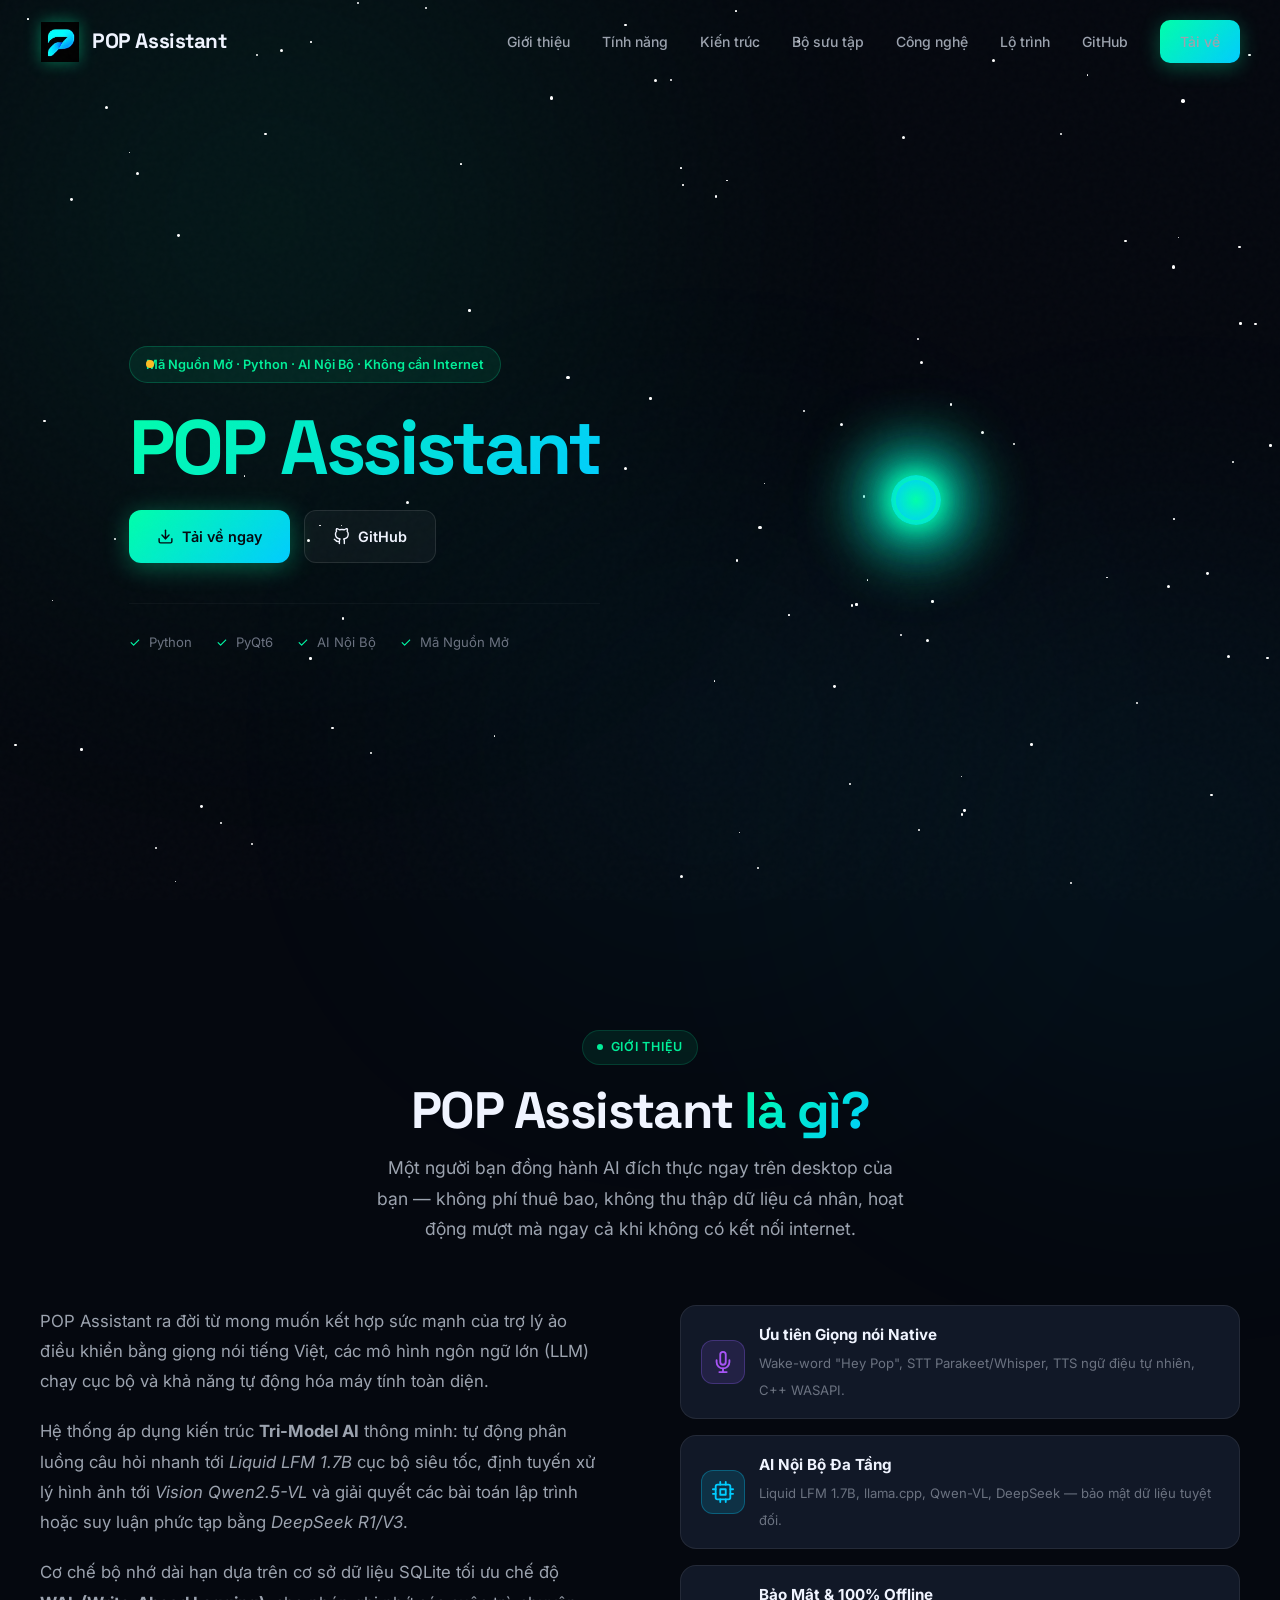
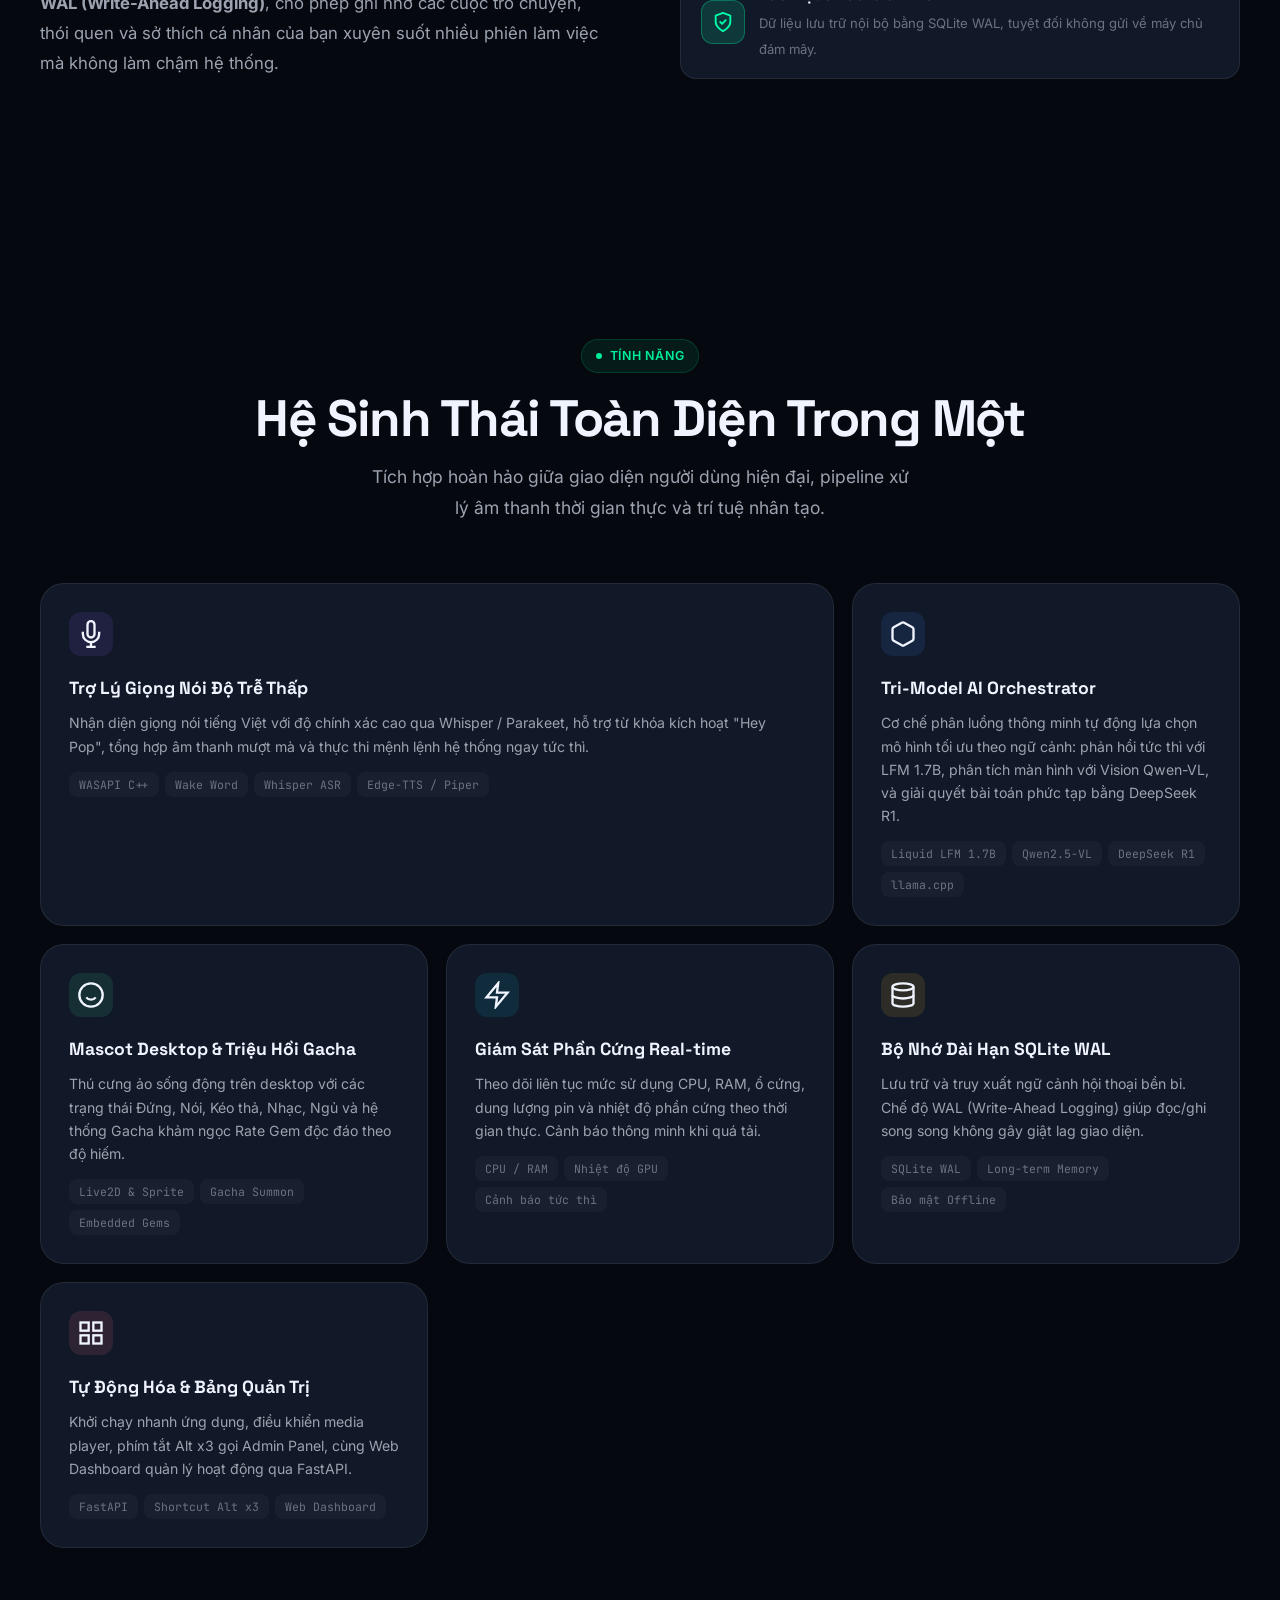
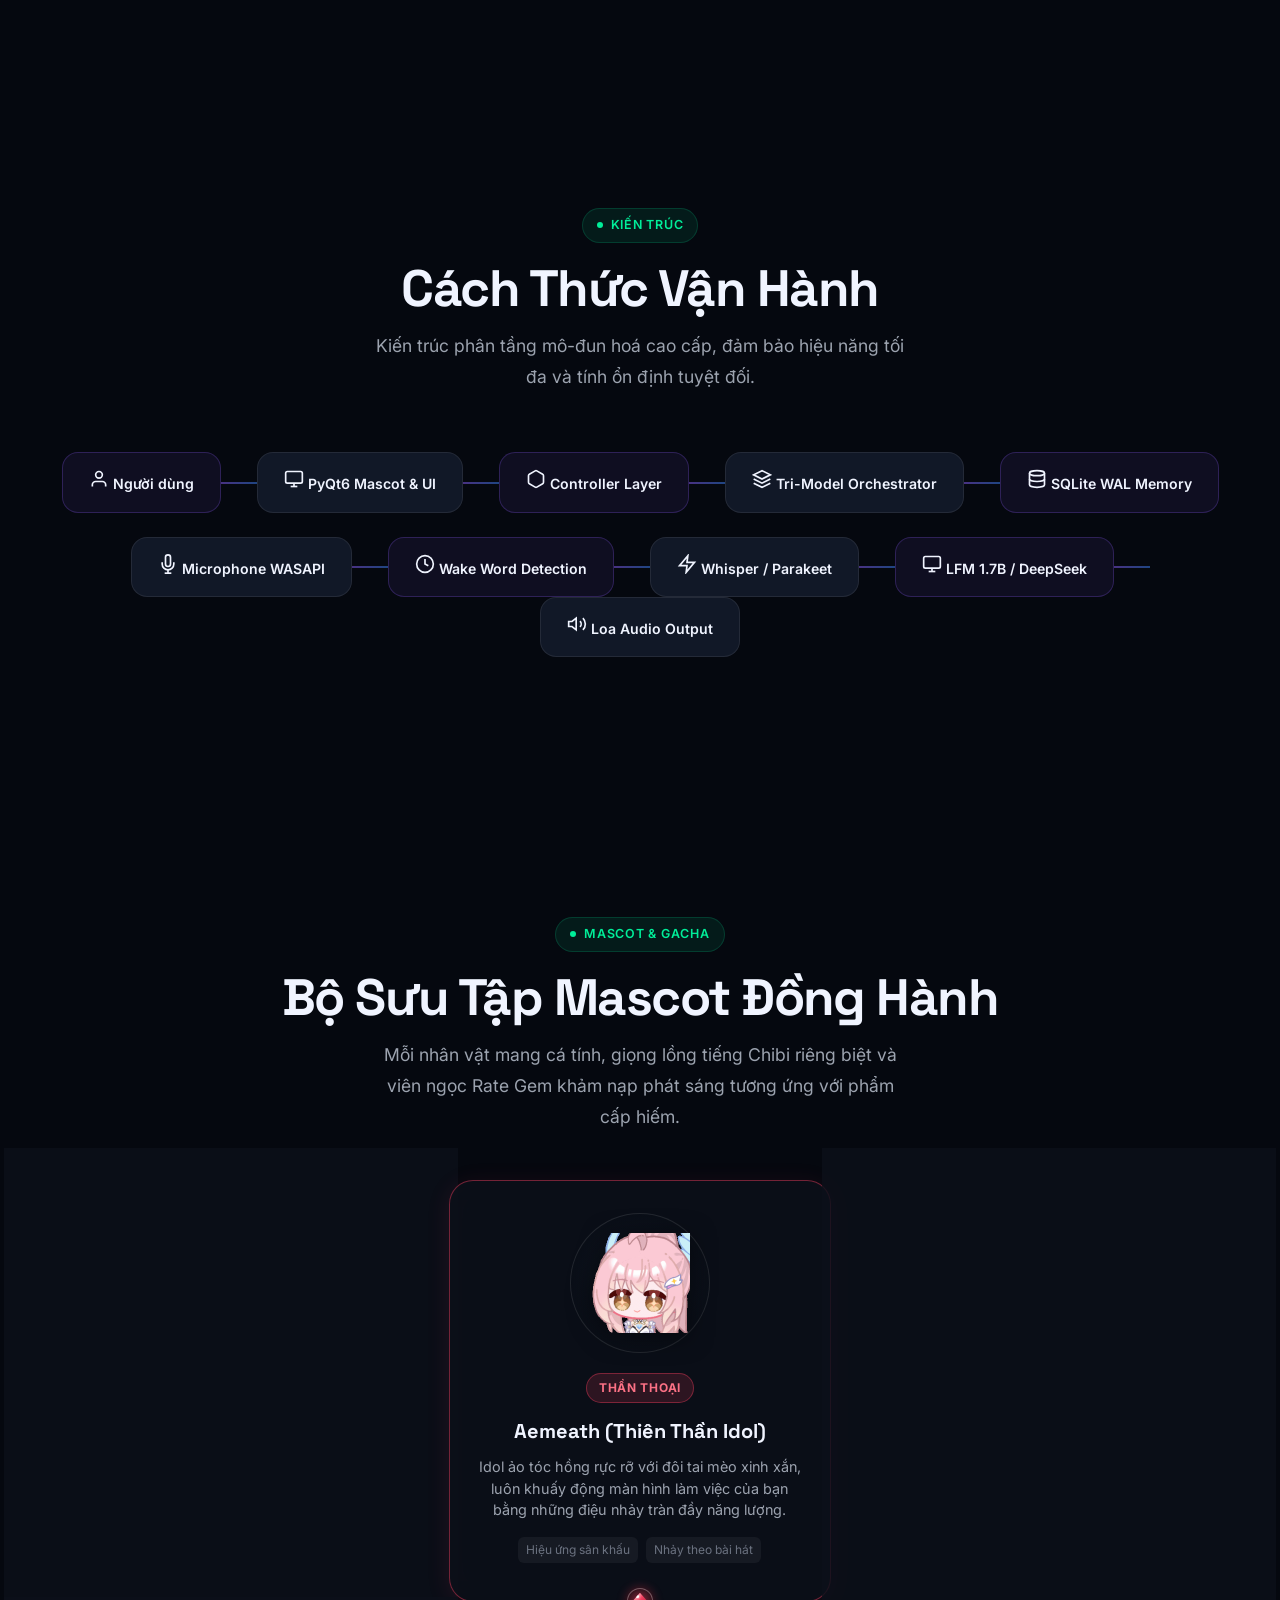
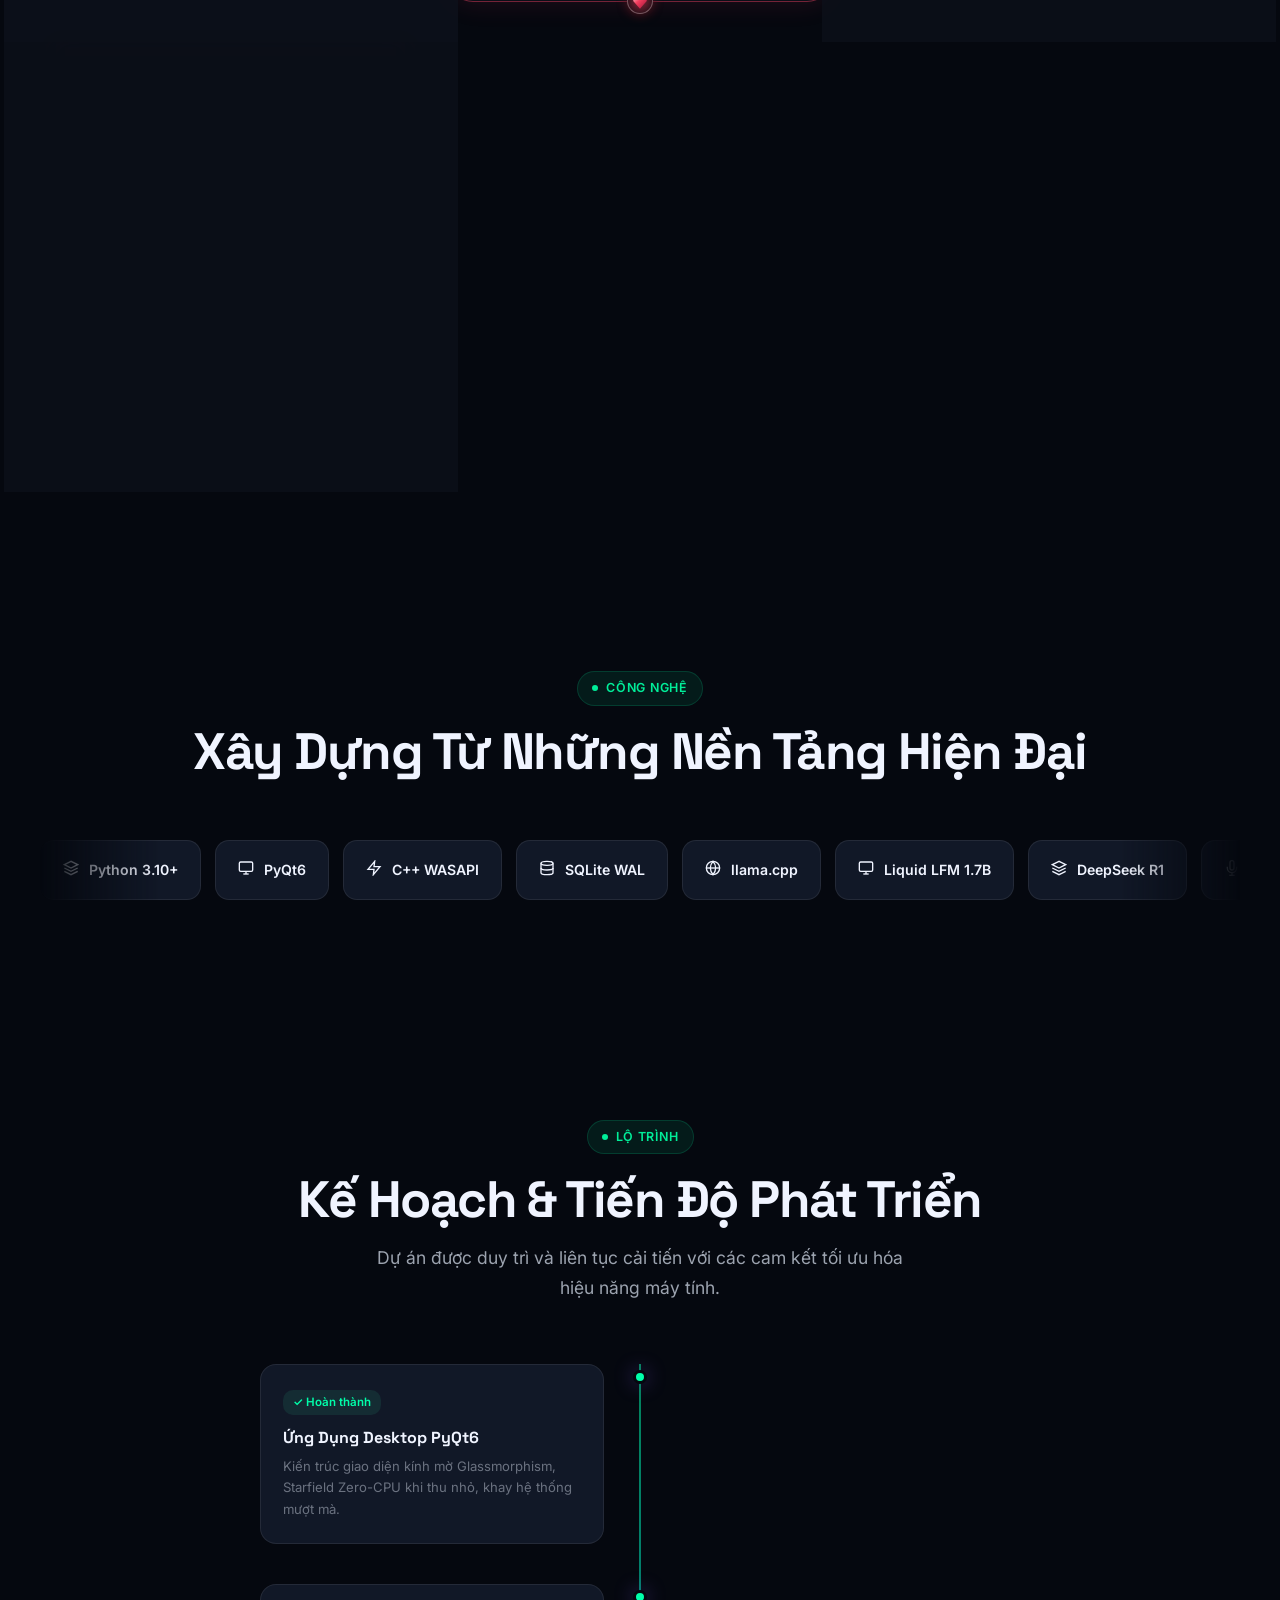
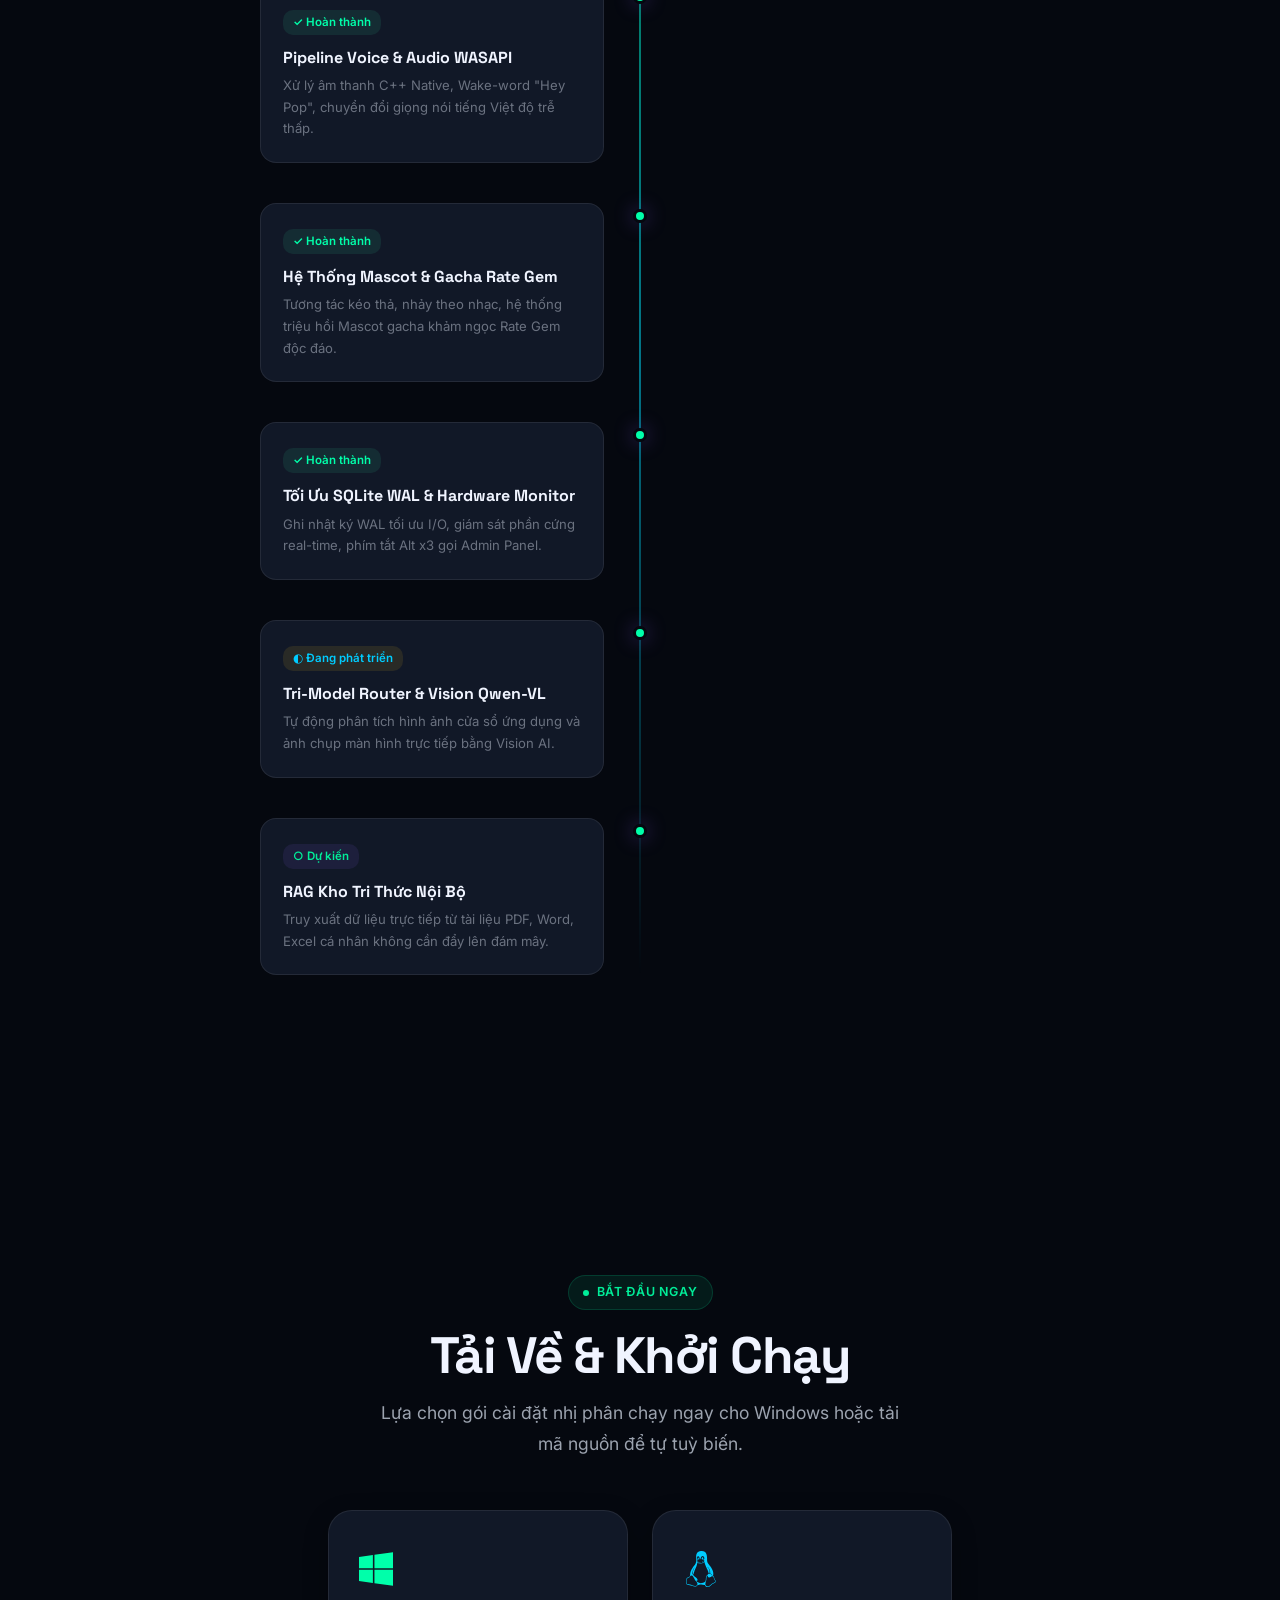
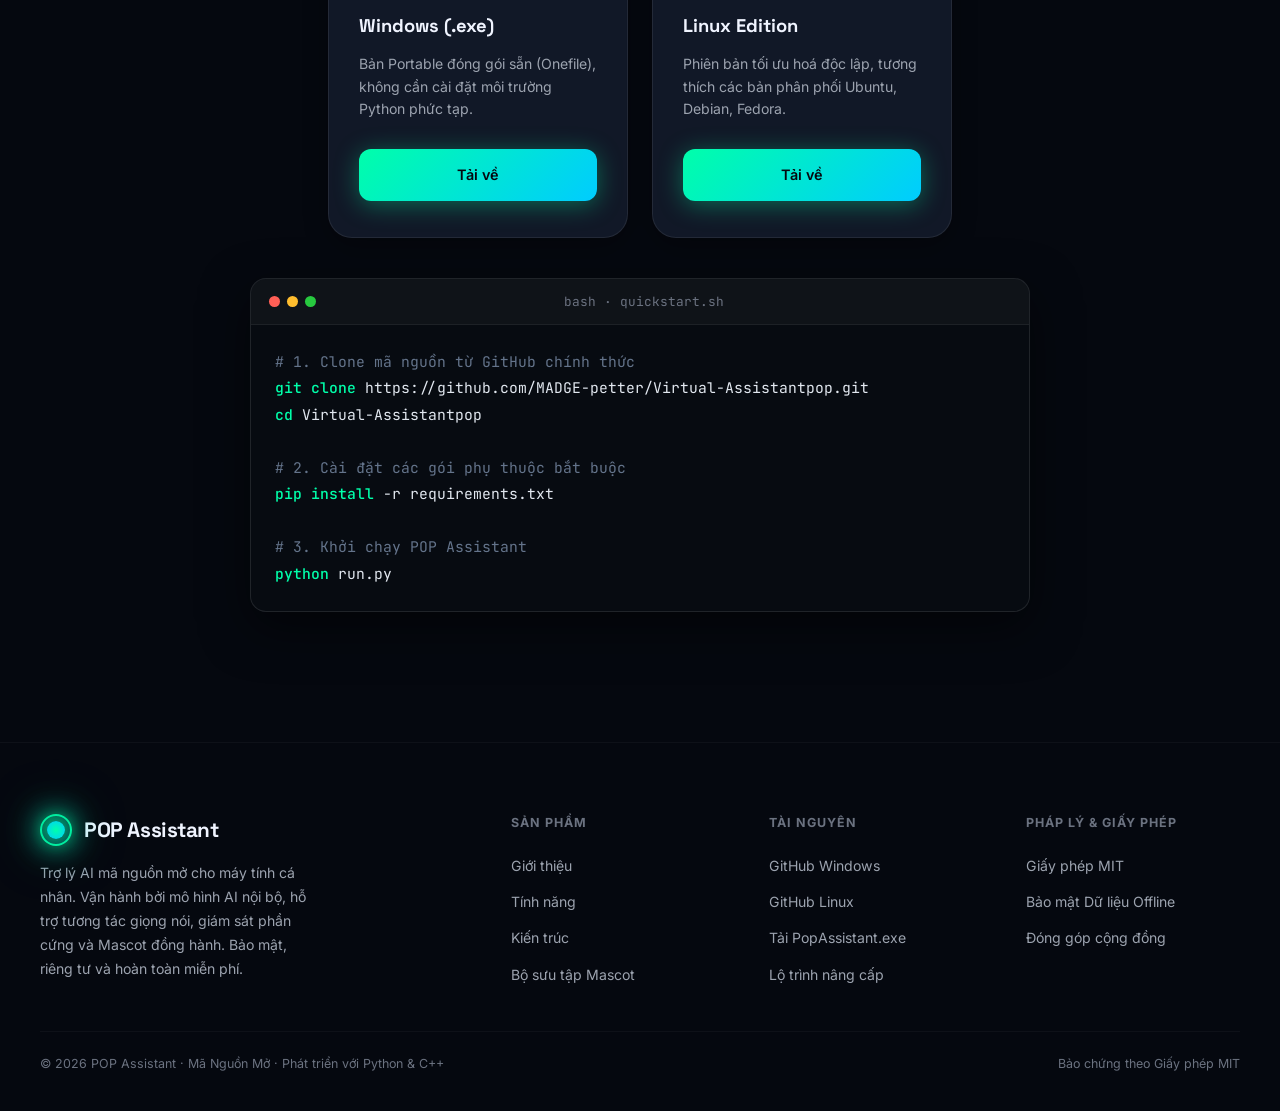
<file: index.html>
<!DOCTYPE html>
<html lang="vi">
<head>
    <meta charset="UTF-8">
    <meta name="viewport" content="width=device-width, initial-scale=1.0">
    <title>POP Assistant — Trợ Lý AI Máy Tính Mã Nguồn Mở</title>
    <meta name="description" content="POP Assistant là trợ lý AI cá nhân chạy trực tiếp trên desktop, được xây dựng bằng Python và PyQt6. Không phí thuê bao, không thu thập dữ liệu, không cần internet — mọi thứ vận hành ngay trên máy của bạn.">
    <meta name="theme-color" content="#0A0E17">
    <link rel="preconnect" href="https://fonts.googleapis.com">
    <link rel="preconnect" href="https://fonts.gstatic.com" crossorigin>
    <link href="https://fonts.googleapis.com/css2?family=Inter:wght@300;400;500;600;700;800;900&family=Space+Grotesk:wght@400;500;600;700&family=JetBrains+Mono:wght@400;500&display=swap" rel="stylesheet">
    <link rel="stylesheet" href="style.css">
    <link rel="icon" href="images/POP.png">
</head>
<body class="lang-vi">
    <!-- Cinematic Background -->
    <div class="cinematic-bg">
        <div class="nebula nebula-1"></div>
        <div class="nebula nebula-2"></div>
        <div class="nebula nebula-3"></div>
    </div>
    <div class="grid-overlay"></div>
    <div class="starfield" id="starfield"></div>
    <div class="mouse-light" id="mouse-light"></div>
    <div class="noise"></div>
    <div class="electric-overlay" id="electric-overlay"></div>

    <!-- ============ NAVIGATION ============ -->
    <nav class="nav" id="navbar">
        <div class="nav-inner">
            <a href="#" class="nav-brand"> <img src="images/POP.png" alt="POP Logo" class="nav-logo"> <span>POP Assistant</span> </a>
            <ul class="nav-links" id="nav-links">
                <li><a href="#about">Giới thiệu</a></li>
                <li><a href="#features">Tính năng</a></li>
                <li><a href="#architecture">Kiến trúc</a></li>
                <li><a href="#mascots">Bộ sưu tập</a></li>
                <li><a href="#tech">Công nghệ</a></li>
                <li><a href="#roadmap">Lộ trình</a></li>
                <li><a href="https://github.com/MADGE-petter/Virtual-Assistantpop" target="_blank" rel="noopener">GitHub</a></li>
                <li><a href="#download" class="nav-cta primary">Tải về</a></li>
            </ul>
            <button class="nav-toggle" id="nav-toggle" aria-label="Toggle menu">☰</button>
        </div>
    </nav>

    <!-- ============ HERO ============ -->
    <section class="hero" id="hero">
        <div class="container">
            <div class="hero-grid">
                <div class="hero-text">
                    <div class="hero-badge"> <span class="star"></span> Mã Nguồn Mở · Python · AI Nội Bộ · Không cần Internet </div>
                    <h1 class="hero-title">
                        <span class="gradient">POP Assistant</span>
                    </h1>
                
                    <div class="hero-actions">
                        <a href="#download" class="btn btn-primary">
                            <svg viewBox="0 0 24 24" fill="none" stroke="currentColor" stroke-width="2" stroke-linecap="round" stroke-linejoin="round"><path d="M21 15v4a2 2 0 0 1-2 2H5a2 2 0 0 1-2-2v-4"/><polyline points="7 10 12 15 17 10"/><line x1="12" y1="15" x2="12" y2="3"/></svg>
                            Tải về ngay
                        </a>
                        <a href="https://github.com/MADGE-petter/Virtual-Assistantpop" target="_blank" rel="noopener" class="btn btn-ghost">
                            <svg viewBox="0 0 24 24" fill="none" stroke="currentColor" stroke-width="2" stroke-linecap="round" stroke-linejoin="round"><path d="M9 19c-5 1.5-5-2.5-7-3m14 6v-3.87a3.37 3.37 0 0 0-.94-2.61c3.14-.35 6.44-1.54 6.44-7A5.44 5.44 0 0 0 20 4.77 5.07 5.07 0 0 0 19.91 1S18.73.65 16 2.48a13.38 13.38 0 0 0-7 0C6.27.65 5.09 1 5.09 1A5.07 5.07 0 0 0 5 4.77a5.44 5.44 0 0 0-1.5 3.78c0 5.42 3.3 6.61 6.44 7A3.37 3.37 0 0 0 9 18.13V22"/></svg>
                            GitHub
                        </a>
                    </div>
                    <div class="hero-badges">
                        <div class="hero-badge-item"><span class="check">✓</span> Python</div>
                        <div class="hero-badge-item"><span class="check">✓</span> PyQt6</div>
                        <div class="hero-badge-item"><span class="check">✓</span> AI Nội Bộ</div>
                        <div class="hero-badge-item"><span class="check">✓</span> Mã Nguồn Mở</div>
                    </div>
                </div>
                <div class="hero-visual">
                    <div class="halo-logo-container">
                        <div class="halo-glow"></div>
                        <div class="halo-glow glow-2"></div>
                        <div class="halo-glow glow-3"></div>
                        <div class="halo-core">
                            <div class="halo-dot"></div>
                        </div>
                        <div class="lightning-container" id="lightningContainer"></div>
                    </div>
                    <div class="hero-orbit">
                    </div>
                </div>
            </div>
        </div>
    </section>

    <!-- ============ ABOUT ============ -->
    <section class="section" id="about">
        <div class="container">
            <div class="reveal" style="text-align:center;">
                <span class="section-eyebrow"><span class="dot"></span> Giới thiệu</span>
                <h2 class="section-title">POP Assistant <span class="highlight">là gì?</span></h2>
                <p class="section-desc" style="margin:0 auto;">
                    Một người bạn đồng hành AI đích thực ngay trên desktop của bạn — không phí thuê bao, không thu thập dữ liệu cá nhân, hoạt động mượt mà ngay cả khi không có kết nối internet.
                </p>
            </div>
            <div class="about-grid">
                <div class="about-text reveal reveal-left">
                    <p>
                        POP Assistant ra đời từ mong muốn kết hợp sức mạnh của trợ lý ảo điều khiển bằng giọng nói tiếng Việt, các mô hình ngôn ngữ lớn (LLM) chạy cục bộ và khả năng tự động hóa máy tính toàn diện.
                    </p>
                    <p>
                        Hệ thống áp dụng kiến trúc <strong>Tri-Model AI</strong> thông minh: tự động phân luồng câu hỏi nhanh tới <em>Liquid LFM 1.7B</em> cục bộ siêu tốc, định tuyến xử lý hình ảnh tới <em>Vision Qwen2.5-VL</em> và giải quyết các bài toán lập trình hoặc suy luận phức tạp bằng <em>DeepSeek R1/V3</em>.
                    </p>
                    <p>
                        Cơ chế bộ nhớ dài hạn dựa trên cơ sở dữ liệu SQLite tối ưu chế độ <strong>WAL (Write-Ahead Logging)</strong>, cho phép ghi nhớ các cuộc trò chuyện, thói quen và sở thích cá nhân của bạn xuyên suốt nhiều phiên làm việc mà không làm chậm hệ thống.
                    </p>
                </div>
                <div class="about-highlights reveal reveal-right">
                    <div class="about-highlight">
                        <div class="ah-icon purple">
                            <svg width="20" height="20" viewBox="0 0 24 24" fill="none" stroke="#A855F7" stroke-width="2" stroke-linecap="round" stroke-linejoin="round"><path d="M12 1a3 3 0 0 0-3 3v8a3 3 0 0 0 6 0V4a3 3 0 0 0-3-3z"/><path d="M19 10v2a7 7 0 0 1-14 0v-2"/><line x1="12" y1="19" x2="12" y2="23"/><line x1="8" y1="23" x2="16" y2="23"/></svg>
                        </div>
                        <div class="ah-text">
                            <strong>Ưu tiên Giọng nói Native</strong>
                            <span>Wake-word "Hey Pop", STT Parakeet/Whisper, TTS ngữ điệu tự nhiên, C++ WASAPI.</span>
                        </div>
                    </div>
                    <div class="about-highlight">
                        <div class="ah-icon blue">
                            <svg width="20" height="20" viewBox="0 0 24 24" fill="none" stroke="#00CCFF" stroke-width="2" stroke-linecap="round" stroke-linejoin="round"><rect x="4" y="4" width="16" height="16" rx="2"/><rect x="9" y="9" width="6" height="6"/><line x1="9" y1="1" x2="9" y2="4"/><line x1="15" y1="1" x2="15" y2="4"/><line x1="9" y1="20" x2="9" y2="23"/><line x1="15" y1="20" x2="15" y2="23"/><line x1="20" y1="9" x2="23" y2="9"/><line x1="20" y1="14" x2="23" y2="14"/><line x1="1" y1="9" x2="4" y2="9"/><line x1="1" y1="14" x2="4" y2="14"/></svg>
                        </div>
                        <div class="ah-text">
                            <strong>AI Nội Bộ Đa Tầng</strong>
                            <span>Liquid LFM 1.7B, llama.cpp, Qwen-VL, DeepSeek — bảo mật dữ liệu tuyệt đối.</span>
                        </div>
                    </div>
                    <div class="about-highlight">
                        <div class="ah-icon emerald">
                            <svg width="20" height="20" viewBox="0 0 24 24" fill="none" stroke="#00FFAA" stroke-width="2" stroke-linecap="round" stroke-linejoin="round"><path d="M12 22s8-4 8-10V5l-8-3-8 3v7c0 6 8 10 8 10z"/><polyline points="9 12 11 14 15 10"/></svg>
                        </div>
                        <div class="ah-text">
                            <strong>Bảo Mật & 100% Offline</strong>
                            <span>Dữ liệu lưu trữ nội bộ bằng SQLite WAL, tuyệt đối không gửi về máy chủ đám mây.</span>
                        </div>
                    </div>
                </div>
            </div>
        </div>
    </section>

    <!-- ============ FEATURES ============ -->
    <section class="section" id="features">
        <div class="container">
            <div class="reveal" style="text-align:center;">
                <span class="section-eyebrow"><span class="dot"></span> Tính năng</span>
                <h2 class="section-title">Hệ Sinh Thái Toàn Diện Trong Một</h2>
                <p class="section-desc" style="margin:0 auto;">
                    Tích hợp hoàn hảo giữa giao diện người dùng hiện đại, pipeline xử lý âm thanh thời gian thực và trí tuệ nhân tạo.
                </p>
            </div>
            <div class="bento-grid">
                <!-- Voice Assistant - Large -->
                <div class="bento-card large reveal delay-1">
                    <div class="bento-icon purple">
                        <svg width="28" height="28" viewBox="0 0 24 24" fill="none" stroke="currentColor" stroke-width="2"><path d="M12 1a3 3 0 0 0-3 3v8a3 3 0 0 0 6 0V4a3 3 0 0 0-3-3z"/><path d="M19 10v2a7 7 0 0 1-14 0v-2"/><line x1="12" y1="19" x2="12" y2="23"/><line x1="8" y1="23" x2="16" y2="23"/></svg>
                    </div>
                    <h3>Trợ Lý Giọng Nói Độ Trễ Thấp</h3>
                    <p>Nhận diện giọng nói tiếng Việt với độ chính xác cao qua Whisper / Parakeet, hỗ trợ từ khóa kích hoạt "Hey Pop", tổng hợp âm thanh mượt mà và thực thi mệnh lệnh hệ thống ngay tức thì.</p>
                    <div class="bento-tags">
                        <span class="bento-tag">WASAPI C++</span>
                        <span class="bento-tag">Wake Word</span>
                        <span class="bento-tag">Whisper ASR</span>
                        <span class="bento-tag">Edge-TTS / Piper</span>
                    </div>
                </div>

                <!-- Tri-Model Orchestrator - Tall -->
                <div class="bento-card tall reveal delay-2">
                    <div class="bento-icon blue">
                        <svg width="28" height="28" viewBox="0 0 24 24" fill="none" stroke="currentColor" stroke-width="2"><path d="M21 16V8a2 2 0 0 0-1-1.73l-7-4a2 2 0 0 0-2 0l-7 4A2 2 0 0 0 3 8v8a2 2 0 0 0 1 1.73l7 4a2 2 0 0 0 2 0l7-4A2 2 0 0 0 21 16z"/></svg>
                    </div>
                    <h3>Tri-Model AI Orchestrator</h3>
                    <p>Cơ chế phân luồng thông minh tự động lựa chọn mô hình tối ưu theo ngữ cảnh: phản hồi tức thì với LFM 1.7B, phân tích màn hình với Vision Qwen-VL, và giải quyết bài toán phức tạp bằng DeepSeek R1.</p>
                    <div class="bento-tags">
                        <span class="bento-tag">Liquid LFM 1.7B</span>
                        <span class="bento-tag">Qwen2.5-VL</span>
                        <span class="bento-tag">DeepSeek R1</span>
                        <span class="bento-tag">llama.cpp</span>
                    </div>
                </div>

                <!-- Mascot Companion -->
                <div class="bento-card reveal delay-3">
                    <div class="bento-icon emerald">
                        <svg width="28" height="28" viewBox="0 0 24 24" fill="none" stroke="currentColor" stroke-width="2"><circle cx="12" cy="12" r="10"/><path d="M8 14s1.5 2 4 2 4-2 4-2"/><line x1="9" y1="9" x2="9.01" y2="9"/><line x1="15" y1="9" x2="15.01" y2="9"/></svg>
                    </div>
                    <h3>Mascot Desktop & Triệu Hồi Gacha</h3>
                    <p>Thú cưng ảo sống động trên desktop với các trạng thái Đứng, Nói, Kéo thả, Nhạc, Ngủ và hệ thống Gacha khảm ngọc Rate Gem độc đáo theo độ hiếm.</p>
                    <div class="bento-tags">
                        <span class="bento-tag">Live2D & Sprite</span>
                        <span class="bento-tag">Gacha Summon</span>
                        <span class="bento-tag">Embedded Gems</span>
                    </div>
                </div>

                <!-- Hardware Monitor -->
                <div class="bento-card reveal delay-4">
                    <div class="bento-icon cyan">
                        <svg width="28" height="28" viewBox="0 0 24 24" fill="none" stroke="currentColor" stroke-width="2"><polygon points="13 2 3 14 12 14 11 22 21 10 12 10 13 2"/></svg>
                    </div>
                    <h3>Giám Sát Phần Cứng Real-time</h3>
                    <p>Theo dõi liên tục mức sử dụng CPU, RAM, ổ cứng, dung lượng pin và nhiệt độ phần cứng theo thời gian thực. Cảnh báo thông minh khi quá tải.</p>
                    <div class="bento-tags">
                        <span class="bento-tag">CPU / RAM</span>
                        <span class="bento-tag">Nhiệt độ GPU</span>
                        <span class="bento-tag">Cảnh báo tức thì</span>
                    </div>
                </div>

                <!-- SQLite WAL Memory -->
                <div class="bento-card reveal delay-5">
                    <div class="bento-icon amber">
                        <svg width="28" height="28" viewBox="0 0 24 24" fill="none" stroke="currentColor" stroke-width="2"><ellipse cx="12" cy="5" rx="9" ry="3"/><path d="M21 12c0 1.66-4 3-9 3s-9-1.34-9-3"/><path d="M3 5v14c0 1.66 4 3 9 3s9-1.34 9-3V5"/></svg>
                    </div>
                    <h3>Bộ Nhớ Dài Hạn SQLite WAL</h3>
                    <p>Lưu trữ và truy xuất ngữ cảnh hội thoại bền bỉ. Chế độ WAL (Write-Ahead Logging) giúp đọc/ghi song song không gây giật lag giao diện.</p>
                    <div class="bento-tags">
                        <span class="bento-tag">SQLite WAL</span>
                        <span class="bento-tag">Long-term Memory</span>
                        <span class="bento-tag">Bảo mật Offline</span>
                    </div>
                </div>

                <!-- System Automation -->
                <div class="bento-card reveal delay-1">
                    <div class="bento-icon rose">
                        <svg width="28" height="28" viewBox="0 0 24 24" fill="none" stroke="currentColor" stroke-width="2"><rect x="3" y="3" width="7" height="7"/><rect x="14" y="3" width="7" height="7"/><rect x="14" y="14" width="7" height="7"/><rect x="3" y="14" width="7" height="7"/></svg>
                    </div>
                    <h3>Tự Động Hóa & Bảng Quản Trị</h3>
                    <p>Khởi chạy nhanh ứng dụng, điều khiển media player, phím tắt Alt x3 gọi Admin Panel, cùng Web Dashboard quản lý hoạt động qua FastAPI.</p>
                    <div class="bento-tags">
                        <span class="bento-tag">FastAPI</span>
                        <span class="bento-tag">Shortcut Alt x3</span>
                        <span class="bento-tag">Web Dashboard</span>
                    </div>
                </div>
            </div>
        </div>
    </section>

    <!-- ============ ARCHITECTURE ============ -->
    <section class="section" id="architecture">
        <div class="container">
            <div class="reveal" style="text-align:center;">
                <span class="section-eyebrow"><span class="dot"></span> Kiến trúc</span>
                <h2 class="section-title">Cách Thức Vận Hành</h2>
                <p class="section-desc" style="margin:0 auto;">
                    Kiến trúc phân tầng mô-đun hoá cao cấp, đảm bảo hiệu năng tối đa và tính ổn định tuyệt đối.
                </p>
            </div>
            
            <!-- Flow 1: Interaction & Routing -->
            <div class="arch-flow reveal delay-1">
                <div class="arch-node accent">
                    <svg width="20" height="20" viewBox="0 0 24 24" fill="none" stroke="currentColor" stroke-width="2"><path d="M20 21v-2a4 4 0 0 0-4-4H8a4 4 0 0 0-4 4v2"/><circle cx="12" cy="7" r="4"/></svg>
                    Người dùng
                </div>
                <div class="arch-connector"></div>
                <div class="arch-node">
                    <svg width="20" height="20" viewBox="0 0 24 24" fill="none" stroke="currentColor" stroke-width="2"><rect x="2" y="3" width="20" height="14" rx="2" ry="2"/><line x1="8" y1="21" x2="16" y2="21"/><line x1="12" y1="17" x2="12" y2="21"/></svg>
                    PyQt6 Mascot & UI
                </div>
                <div class="arch-connector"></div>
                <div class="arch-node accent">
                    <svg width="20" height="20" viewBox="0 0 24 24" fill="none" stroke="currentColor" stroke-width="2"><path d="M21 16V8a2 2 0 0 0-1-1.73l-7-4a2 2 0 0 0-2 0l-7 4A2 2 0 0 0 3 8v8a2 2 0 0 0 1 1.73l7 4a2 2 0 0 0 2 0l7-4A2 2 0 0 0 21 16z"/></svg>
                    Controller Layer
                </div>
                <div class="arch-connector"></div>
                <div class="arch-node">
                    <svg width="20" height="20" viewBox="0 0 24 24" fill="none" stroke="currentColor" stroke-width="2"><path d="M12 2L2 7l10 5 10-5-10-5z"/><path d="M2 17l10 5 10-5"/><path d="M2 12l10 5 10-5"/></svg>
                    Tri-Model Orchestrator
                </div>
                <div class="arch-connector"></div>
                <div class="arch-node accent">
                    <svg width="20" height="20" viewBox="0 0 24 24" fill="none" stroke="currentColor" stroke-width="2"><ellipse cx="12" cy="5" rx="9" ry="3"/><path d="M21 12c0 1.66-4 3-9 3s-9-1.34-9-3"/><path d="M3 5v14c0 1.66 4 3 9 3s9-1.34 9-3V5"/></svg>
                    SQLite WAL Memory
                </div>
            </div>

            <!-- Flow 2: Voice & Audio Pipeline -->
            <div class="arch-flow reveal delay-2" style="margin-top: 24px;">
                <div class="arch-node">
                    <svg width="20" height="20" viewBox="0 0 24 24" fill="none" stroke="currentColor" stroke-width="2"><path d="M12 1a3 3 0 0 0-3 3v8a3 3 0 0 0 6 0V4a3 3 0 0 0-3-3z"/><path d="M19 10v2a7 7 0 0 1-14 0v-2"/><line x1="12" y1="19" x2="12" y2="23"/><line x1="8" y1="23" x2="16" y2="23"/></svg>
                    Microphone WASAPI
                </div>
                <div class="arch-connector"></div>
                <div class="arch-node accent">
                    <svg width="20" height="20" viewBox="0 0 24 24" fill="none" stroke="currentColor" stroke-width="2"><circle cx="12" cy="12" r="10"/><polyline points="12 6 12 12 16 14"/></svg>
                    Wake Word Detection
                </div>
                <div class="arch-connector"></div>
                <div class="arch-node">
                    <svg width="20" height="20" viewBox="0 0 24 24" fill="none" stroke="currentColor" stroke-width="2"><polygon points="13 2 3 14 12 14 11 22 21 10 12 10 13 2"/></svg>
                    Whisper / Parakeet
                </div>
                <div class="arch-connector"></div>
                <div class="arch-node accent">
                    <svg width="20" height="20" viewBox="0 0 24 24" fill="none" stroke="currentColor" stroke-width="2"><rect x="2" y="3" width="20" height="14" rx="2" ry="2"/><line x1="8" y1="21" x2="16" y2="21"/><line x1="12" y1="17" x2="12" y2="21"/></svg>
                    LFM 1.7B / DeepSeek
                </div>
                <div class="arch-connector"></div>
                <div class="arch-node">
                    <svg width="20" height="20" viewBox="0 0 24 24" fill="none" stroke="currentColor" stroke-width="2"><polygon points="11 5 6 9 2 9 2 15 6 15 11 19 11 5"/><path d="M19.07 4.93a10 10 0 0 1 0 14.14M15.54 8.46a5 5 0 0 1 0 7.07"/></svg>
                    Loa Audio Output
                </div>
            </div>
        </div>
    </section>

    <!-- ============ MASCOTS & GACHA SHOWCASE ============ -->
    <section class="section" id="mascots">
        <div class="container">
            <div class="reveal" style="text-align:center;">
                <span class="section-eyebrow"><span class="dot"></span> Mascot & Gacha</span>
                <h2 class="section-title">Bộ Sưu Tập Mascot Đồng Hành</h2>
                <p class="section-desc" style="margin:0 auto;">
                    Mỗi nhân vật mang cá tính, giọng lồng tiếng Chibi riêng biệt và viên ngọc Rate Gem khảm nạp phát sáng tương ứng với phẩm cấp hiếm.
                </p>
            </div>
            
            <div class="mascot-grid">
                <!-- Phrolova (Mythic) -->
                <div class="mascot-card mythic reveal delay-1">
                    <div class="mascot-stage">
                        <img src="assets/skins/phrolova/idle.png" alt="Phrolova Ponova" class="mascot-avatar">
                    </div>
                    <span class="mascot-badge badge-mythic">Thần thoại</span>
                    <h3 class="mascot-name">Phrolova (Ponova)</h3>
                    <p class="mascot-desc">Nữ chỉ huy công nghệ với mái tóc bạch kim thanh lịch, mang phong thái cơ học hiện đại và cử chỉ quý phái.</p>
                    <div class="mascot-meta">
                        <span class="meta-tag">Trang phục độc quyền</span>
                        <span class="meta-tag">Âm thanh lồng tiếng</span>
                    </div>
                    <!-- Embedded Rate Gem -->
                    <div class="card-gem-socket">
                        <div class="gem-glow gem-glow-mythic"></div>
                        <div class="faceted-gem gem-mythic">
                            <span class="gem-sparkle"></span>
                        </div>
                    </div>
                </div>

                <!-- Aemeath Idol (Mythic) -->
                <div class="mascot-card mythic reveal delay-2">
                    <div class="mascot-stage">
                        <img src="assets/skins/aemeath_idol/idle.png" alt="Aemeath Idol" class="mascot-avatar">
                    </div>
                    <span class="mascot-badge badge-mythic">Thần thoại</span>
                    <h3 class="mascot-name">Aemeath (Thiên Thần Idol)</h3>
                    <p class="mascot-desc">Idol ảo tóc hồng rực rỡ với đôi tai mèo xinh xắn, luôn khuấy động màn hình làm việc của bạn bằng những điệu nhảy tràn đầy năng lượng.</p>
                    <div class="mascot-meta">
                        <span class="meta-tag">Hiệu ứng sân khấu</span>
                        <span class="meta-tag">Nhảy theo bài hát</span>
                    </div>
                    <!-- Embedded Rate Gem -->
                    <div class="card-gem-socket">
                        <div class="gem-glow gem-glow-mythic"></div>
                        <div class="faceted-gem gem-mythic">
                            <span class="gem-sparkle"></span>
                        </div>
                    </div>
                </div>

                <!-- Phoebe Chupi (Legendary) -->
                <div class="mascot-card legendary reveal delay-3">
                    <div class="mascot-stage">
                        <img src="assets/skins/phoebe_chupi.png" alt="Phoebe Chupi" class="mascot-avatar">
                    </div>
                    <span class="mascot-badge badge-legendary">Huyền thoại</span>
                    <h3 class="mascot-name">Phoebe Chupi</h3>
                    <p class="mascot-desc">Cô bé Pháp Sư Cube Mochi đội mũ trắng tinh nghịch, mang giọng nói Chibi trong trẻo cùng hiệu ứng ngủ bong bóng mũi đáng yêu.</p>
                    <div class="mascot-meta">
                        <span class="meta-tag">Banner Ước Nguyện</span>
                        <span class="meta-tag">Giọng nói Chibi</span>
                    </div>
                    <!-- Embedded Rate Gem -->
                    <div class="card-gem-socket">
                        <div class="gem-glow gem-glow-legendary"></div>
                        <div class="faceted-gem gem-legendary">
                            <span class="gem-sparkle"></span>
                        </div>
                    </div>
                </div>

                <!-- Pop Cyber Cat (Common) -->
                <div class="mascot-card common reveal delay-4">
                    <div class="mascot-stage">
                        <img src="assets/skins/pop.png" alt="Pop Cyber Cat" class="mascot-avatar">
                    </div>
                    <span class="mascot-badge badge-common">Thường (Nguyên Bản)</span>
                    <h3 class="mascot-name">Pop</h3>
                    <p class="mascot-desc">Mèo cyber neon xanh lá nguyên bản, người bạn đầu tiên luôn trung thành đồng hành trên desktop từ những ngày đầu.</p>
                    <div class="mascot-meta">
                        <span class="meta-tag">Mặc định</span>
                        <span class="meta-tag">Cử động Vector</span>
                    </div>
                    <!-- Embedded Rate Gem -->
                    <div class="card-gem-socket">
                        <div class="gem-glow gem-glow-common"></div>
                        <div class="faceted-gem gem-common">
                            <span class="gem-sparkle"></span>
                        </div>
                    </div>
                </div>
            </div>
        </div>
    </section>

    <!-- ============ TECH STACK ============ -->
    <section class="section-sm" id="tech">
        <div class="container">
            <div class="reveal" style="text-align:center;">
                <span class="section-eyebrow"><span class="dot"></span> Công nghệ</span>
                <h2 class="section-title">Xây Dựng Từ Những Nền Tảng Hiện Đại</h2>
            </div>
            <div class="tech-marquee reveal delay-1">
                <div class="tech-track">
                    <div class="tech-pill"><span class="tp-icon"><svg width="16" height="16" viewBox="0 0 24 24" fill="none" stroke="currentColor" stroke-width="2"><path d="M12 2L2 7l10 5 10-5-10-5z"/><path d="M2 17l10 5 10-5"/><path d="M2 12l10 5 10-5"/></svg></span> Python 3.10+</div>
                    <div class="tech-pill"><span class="tp-icon"><svg width="16" height="16" viewBox="0 0 24 24" fill="none" stroke="currentColor" stroke-width="2"><rect x="2" y="3" width="20" height="14" rx="2" ry="2"/><line x1="8" y1="21" x2="16" y2="21"/><line x1="12" y1="17" x2="12" y2="21"/></svg></span> PyQt6</div>
                    <div class="tech-pill"><span class="tp-icon"><svg width="16" height="16" viewBox="0 0 24 24" fill="none" stroke="currentColor" stroke-width="2"><polygon points="13 2 3 14 12 14 11 22 21 10 12 10 13 2"/></svg></span> C++ WASAPI</div>
                    <div class="tech-pill"><span class="tp-icon"><svg width="16" height="16" viewBox="0 0 24 24" fill="none" stroke="currentColor" stroke-width="2"><ellipse cx="12" cy="5" rx="9" ry="3"/><path d="M21 12c0 1.66-4 3-9 3s-9-1.34-9-3"/><path d="M3 5v14c0 1.66 4 3 9 3s9-1.34 9-3V5"/></svg></span> SQLite WAL</div>
                    <div class="tech-pill"><span class="tp-icon"><svg width="16" height="16" viewBox="0 0 24 24" fill="none" stroke="currentColor" stroke-width="2"><circle cx="12" cy="12" r="10"/><line x1="2" y1="12" x2="22" y2="12"/><path d="M12 2a15.3 15.3 0 0 1 4 10 15.3 15.3 0 0 1-4 10 15.3 15.3 0 0 1-4-10 15.3 15.3 0 0 1 4-10z"/></svg></span> llama.cpp</div>
                    <div class="tech-pill"><span class="tp-icon"><svg width="16" height="16" viewBox="0 0 24 24" fill="none" stroke="currentColor" stroke-width="2"><rect x="2" y="3" width="20" height="14" rx="2" ry="2"/><line x1="8" y1="21" x2="16" y2="21"/><line x1="12" y1="17" x2="12" y2="21"/></svg></span> Liquid LFM 1.7B</div>
                    <div class="tech-pill"><span class="tp-icon"><svg width="16" height="16" viewBox="0 0 24 24" fill="none" stroke="currentColor" stroke-width="2"><path d="M12 2L2 7l10 5 10-5-10-5z"/><path d="M2 17l10 5 10-5"/><path d="M2 12l10 5 10-5"/></svg></span> DeepSeek R1</div>
                    <div class="tech-pill"><span class="tp-icon"><svg width="16" height="16" viewBox="0 0 24 24" fill="none" stroke="currentColor" stroke-width="2"><path d="M12 1a3 3 0 0 0-3 3v8a3 3 0 0 0 6 0V4a3 3 0 0 0-3-3z"/><path d="M19 10v2a7 7 0 0 1-14 0v-2"/><line x1="12" y1="19" x2="12" y2="23"/><line x1="8" y1="23" x2="16" y2="23"/></svg></span> Whisper ASR</div>
                    <div class="tech-pill"><span class="tp-icon"><svg width="16" height="16" viewBox="0 0 24 24" fill="none" stroke="currentColor" stroke-width="2"><polygon points="11 5 6 9 2 9 2 15 6 15 11 19 11 5"/><path d="M19.07 4.93a10 10 0 0 1 0 14.14M15.54 8.46a5 5 0 0 1 0 7.07"/></svg></span> Edge-TTS</div>
                    <div class="tech-pill"><span class="tp-icon"><svg width="16" height="16" viewBox="0 0 24 24" fill="none" stroke="currentColor" stroke-width="2"><polygon points="13 2 3 14 12 14 11 22 21 10 12 10 13 2"/></svg></span> FastAPI</div>

                    <!-- Seamless duplicate track for infinite scroll -->
                    <div class="tech-pill"><span class="tp-icon"><svg width="16" height="16" viewBox="0 0 24 24" fill="none" stroke="currentColor" stroke-width="2"><path d="M12 2L2 7l10 5 10-5-10-5z"/><path d="M2 17l10 5 10-5"/><path d="M2 12l10 5 10-5"/></svg></span> Python 3.10+</div>
                    <div class="tech-pill"><span class="tp-icon"><svg width="16" height="16" viewBox="0 0 24 24" fill="none" stroke="currentColor" stroke-width="2"><rect x="2" y="3" width="20" height="14" rx="2" ry="2"/><line x1="8" y1="21" x2="16" y2="21"/><line x1="12" y1="17" x2="12" y2="21"/></svg></span> PyQt6</div>
                    <div class="tech-pill"><span class="tp-icon"><svg width="16" height="16" viewBox="0 0 24 24" fill="none" stroke="currentColor" stroke-width="2"><polygon points="13 2 3 14 12 14 11 22 21 10 12 10 13 2"/></svg></span> C++ WASAPI</div>
                    <div class="tech-pill"><span class="tp-icon"><svg width="16" height="16" viewBox="0 0 24 24" fill="none" stroke="currentColor" stroke-width="2"><ellipse cx="12" cy="5" rx="9" ry="3"/><path d="M21 12c0 1.66-4 3-9 3s-9-1.34-9-3"/><path d="M3 5v14c0 1.66 4 3 9 3s9-1.34 9-3V5"/></svg></span> SQLite WAL</div>
                    <div class="tech-pill"><span class="tp-icon"><svg width="16" height="16" viewBox="0 0 24 24" fill="none" stroke="currentColor" stroke-width="2"><circle cx="12" cy="12" r="10"/><line x1="2" y1="12" x2="22" y2="12"/><path d="M12 2a15.3 15.3 0 0 1 4 10 15.3 15.3 0 0 1-4 10 15.3 15.3 0 0 1-4-10 15.3 15.3 0 0 1 4-10z"/></svg></span> llama.cpp</div>
                    <div class="tech-pill"><span class="tp-icon"><svg width="16" height="16" viewBox="0 0 24 24" fill="none" stroke="currentColor" stroke-width="2"><rect x="2" y="3" width="20" height="14" rx="2" ry="2"/><line x1="8" y1="21" x2="16" y2="21"/><line x1="12" y1="17" x2="12" y2="21"/></svg></span> Liquid LFM 1.7B</div>
                    <div class="tech-pill"><span class="tp-icon"><svg width="16" height="16" viewBox="0 0 24 24" fill="none" stroke="currentColor" stroke-width="2"><path d="M12 2L2 7l10 5 10-5-10-5z"/><path d="M2 17l10 5 10-5"/><path d="M2 12l10 5 10-5"/></svg></span> DeepSeek R1</div>
                    <div class="tech-pill"><span class="tp-icon"><svg width="16" height="16" viewBox="0 0 24 24" fill="none" stroke="currentColor" stroke-width="2"><path d="M12 1a3 3 0 0 0-3 3v8a3 3 0 0 0 6 0V4a3 3 0 0 0-3-3z"/><path d="M19 10v2a7 7 0 0 1-14 0v-2"/><line x1="12" y1="19" x2="12" y2="23"/><line x1="8" y1="23" x2="16" y2="23"/></svg></span> Whisper ASR</div>
                    <div class="tech-pill"><span class="tp-icon"><svg width="16" height="16" viewBox="0 0 24 24" fill="none" stroke="currentColor" stroke-width="2"><polygon points="11 5 6 9 2 9 2 15 6 15 11 19 11 5"/><path d="M19.07 4.93a10 10 0 0 1 0 14.14M15.54 8.46a5 5 0 0 1 0 7.07"/></svg></span> Edge-TTS</div>
                    <div class="tech-pill"><span class="tp-icon"><svg width="16" height="16" viewBox="0 0 24 24" fill="none" stroke="currentColor" stroke-width="2"><polygon points="13 2 3 14 12 14 11 22 21 10 12 10 13 2"/></svg></span> FastAPI</div>
                </div>
            </div>
        </div>
    </section>

    <!-- ============ ROADMAP ============ -->
    <section class="section" id="roadmap">
        <div class="container">
            <div class="reveal" style="text-align:center;">
                <span class="section-eyebrow"><span class="dot"></span> Lộ trình</span>
                <h2 class="section-title">Kế Hoạch & Tiến Độ Phát Triển</h2>
                <p class="section-desc" style="margin:0 auto;">
                    Dự án được duy trì và liên tục cải tiến với các cam kết tối ưu hóa hiệu năng máy tính.
                </p>
            </div>
            <div class="roadmap-timeline">
                <!-- Row 1 -->
                <div class="roadmap-row reveal delay-1">
                    <div class="roadmap-content">
                        <span class="rm-status done">✓ Hoàn thành</span>
                        <h4>Ứng Dụng Desktop PyQt6</h4>
                        <p>Kiến trúc giao diện kính mờ Glassmorphism, Starfield Zero-CPU khi thu nhỏ, khay hệ thống mượt mà.</p>
                    </div>
                    <div class="roadmap-spacer"></div>
                    <div class="roadmap-marker"></div>
                </div>

                <!-- Row 2 -->
                <div class="roadmap-row reveal delay-2">
                    <div class="roadmap-spacer"></div>
                    <div class="roadmap-content">
                        <span class="rm-status done">✓ Hoàn thành</span>
                        <h4>Pipeline Voice & Audio WASAPI</h4>
                        <p>Xử lý âm thanh C++ Native, Wake-word "Hey Pop", chuyển đổi giọng nói tiếng Việt độ trễ thấp.</p>
                    </div>
                    <div class="roadmap-marker"></div>
                </div>

                <!-- Row 3 -->
                <div class="roadmap-row reveal delay-3">
                    <div class="roadmap-content">
                        <span class="rm-status done">✓ Hoàn thành</span>
                        <h4>Hệ Thống Mascot & Gacha Rate Gem</h4>
                        <p>Tương tác kéo thả, nhảy theo nhạc, hệ thống triệu hồi Mascot gacha khảm ngọc Rate Gem độc đáo.</p>
                    </div>
                    <div class="roadmap-spacer"></div>
                    <div class="roadmap-marker"></div>
                </div>

                <!-- Row 4 -->
                <div class="roadmap-row reveal delay-4">
                    <div class="roadmap-spacer"></div>
                    <div class="roadmap-content">
                        <span class="rm-status done">✓ Hoàn thành</span>
                        <h4>Tối Ưu SQLite WAL & Hardware Monitor</h4>
                        <p>Ghi nhật ký WAL tối ưu I/O, giám sát phần cứng real-time, phím tắt Alt x3 gọi Admin Panel.</p>
                    </div>
                    <div class="roadmap-marker"></div>
                </div>

                <!-- Row 5 -->
                <div class="roadmap-row reveal delay-1">
                    <div class="roadmap-content">
                        <span class="rm-status progress">◐ Đang phát triển</span>
                        <h4>Tri-Model Router & Vision Qwen-VL</h4>
                        <p>Tự động phân tích hình ảnh cửa sổ ứng dụng và ảnh chụp màn hình trực tiếp bằng Vision AI.</p>
                    </div>
                    <div class="roadmap-spacer"></div>
                    <div class="roadmap-marker"></div>
                </div>

                <!-- Row 6 -->
                <div class="roadmap-row reveal delay-2">
                    <div class="roadmap-spacer"></div>
                    <div class="roadmap-content">
                        <span class="rm-status planned">○ Dự kiến</span>
                        <h4>RAG Kho Tri Thức Nội Bộ</h4>
                        <p>Truy xuất dữ liệu trực tiếp từ tài liệu PDF, Word, Excel cá nhân không cần đẩy lên đám mây.</p>
                    </div>
                    <div class="roadmap-marker"></div>
                </div>
            </div>
        </div>
    </section>

    <!-- ============ DOWNLOAD ============ -->
    <section class="section" id="download">
        <div class="container">
            <div class="reveal" style="text-align:center;">
                <span class="section-eyebrow"><span class="dot"></span> Bắt đầu ngay</span>
                <h2 class="section-title">Tải Về & Khởi Chạy</h2>
                <p class="section-desc" style="margin:0 auto;">
                    Lựa chọn gói cài đặt nhị phân chạy ngay cho Windows hoặc tải mã nguồn để tự tuỳ biến.
                </p>
            </div>
            
            <div class="download-cards">
                <!-- Windows -->
                <div class="download-card reveal delay-1">
                    <div class="dc-icon">
                        <svg width="34" height="34" viewBox="0 0 24 24" fill="#00FFAA">
                            <path d="M0 3.449L9.8 2.109v9.379H0V3.449zm0 9.063H9.8v9.379L0 20.551v-8.039zm10.9-10.55L24 .16v11.328H10.9V1.962zm0 10.55H24v11.328L10.9 22.04v-9.528z"/>
                        </svg>
                    </div>
                    <h4>Windows (.exe)</h4>
                    <p>Bản Portable đóng gói sẵn (Onefile), không cần cài đặt môi trường Python phức tạp.</p>
                    <a href="https://github.com/MADGE-petter/Virtual-Assistantpop/releases" target="_blank" rel="noopener" class="btn btn-primary">Tải về</a>
                </div>

                <!-- Linux -->
                <div class="download-card reveal delay-2">
                    <div class="dc-icon">
                        <svg width="36" height="36" viewBox="0 0 24 24" fill="#00CCFF">
                            <path d="M12.504 0c-.155 0-.315.008-.48.021-4.226.333-3.105 4.807-3.17 6.298-.076 1.092-.3 1.953-1.05 3.02-.885 1.051-2.127 2.75-2.716 4.521-.278.832-.41 1.684-.287 2.489a.424.424 0 00-.11.135c-.26.268-.45.6-.663.839-.199.199-.485.267-.797.4-.313.136-.658.269-.864.68-.09.189-.136.394-.132.602 0 .199.027.4.055.536.058.399.116.728.04.97-.249.68-.28 1.145-.106 1.484.174.334.535.47.94.601.81.2 1.91.135 2.774.6.926.466 1.866.67 2.616.47.526-.116.97-.464 1.208-.946.587-.003 1.23-.269 2.26-.334.699-.058 1.574.267 2.577.2.025.134.063.198.114.333l.003.003c.391.778 1.113 1.132 1.884 1.071.771-.06 1.592-.536 2.257-1.306.631-.765 1.683-1.084 2.378-1.503.348-.199.629-.469.649-.853.023-.4-.2-.811-.714-1.376v-.097l-.003-.003c-.17-.2-.25-.535-.338-.926-.085-.401-.182-.786-.492-1.046h-.003c-.059-.054-.123-.067-.188-.135a.357.357 0 00-.19-.064c.431-1.278.264-2.55-.173-3.694-.533-1.41-1.465-2.638-2.175-3.483-.796-1.005-1.576-1.957-1.56-3.368.026-2.152.236-6.133-3.544-6.139zm.529 3.405h.013c.213 0 .396.062.584.198.19.135.33.332.438.533.105.259.158.459.166.724 0-.02.006-.04.006-.06v.105a.086.086 0 01-.004-.021l-.004-.024a1.807 1.807 0 01-.15.706.953.953 0 01-.213.335.71.71 0 00-.088-.042c-.104-.045-.198-.064-.284-.133a1.312 1.312 0 00-.22-.066c.05-.06.146-.133.183-.198.053-.128.082-.264.088-.402v-.02a1.21 1.21 0 00-.061-.4c-.045-.134-.101-.2-.183-.333-.084-.066-.167-.132-.267-.132h-.016c-.093 0-.176.03-.262.132a.8.8 0 00-.205.334 1.18 1.18 0 00-.09.4v.019c.002.089.008.179.02.267-.193-.067-.438-.135-.607-.202a1.635 1.635 0 01-.018-.2v-.02a1.772 1.772 0 01.15-.768c.082-.22.232-.406.43-.533a.985.985 0 01.594-.2zm-2.962.059h.036c.142 0 .27.048.399.135.146.129.264.288.344.465.09.199.14.4.153.667v.004c.007.134.006.2-.002.266v.08c-.03.007-.056.018-.083.024-.152.055-.274.135-.393.2.012-.09.013-.18.003-.267v-.015c-.012-.133-.04-.2-.082-.333a.613.613 0 00-.166-.267.248.248 0 00-.183-.064h-.021c-.071.006-.13.04-.186.132a.552.552 0 00-.12.27.944.944 0 00-.023.33v.015c.012.135.037.2.08.334.046.134.098.2.166.268.01.009.02.018.034.024-.07.057-.117.07-.176.136a.304.304 0 01-.131.068 2.62 2.62 0 01-.275-.402 1.772 1.772 0 01-.155-.667 1.759 1.759 0 01.08-.668 1.43 1.43 0 01.283-.535c.128-.133.26-.2.418-.2zm1.37 1.706c.332 0 .733.065 1.216.399.293.2.523.269 1.052.468h.003c.255.136.405.266.478.399v-.131a.571.571 0 01.016.47c-.123.31-.516.643-1.063.842v.002c-.268.135-.501.333-.775.465-.276.135-.588.292-1.012.267a1.139 1.139 0 01-.448-.067 3.566 3.566 0 01-.322-.198c-.195-.135-.363-.332-.612-.465v-.005h-.005c-.4-.246-.616-.512-.686-.71-.07-.268-.005-.47.193-.6.224-.135.38-.271.483-.336.104-.074.143-.102.176-.131h.002v-.003c.169-.202.436-.47.839-.601.139-.036.294-.065.466-.065zm2.8 2.142c.358 1.417 1.196 3.475 1.735 4.473.286.534.855 1.659 1.102 3.024.156-.005.33.018.513.064.646-1.671-.546-3.467-1.089-3.966-.22-.2-.232-.335-.123-.335.59.534 1.365 1.572 1.646 2.757.13.535.16 1.104.021 1.67.067.028.135.06.205.067 1.032.534 1.413.938 1.23 1.537v-.043c-.06-.003-.12 0-.18 0h-.016c.151-.467-.182-.825-1.065-1.224-.915-.4-1.646-.336-1.77.465-.008.043-.013.066-.018.135-.068.023-.139.053-.209.064-.43.268-.662.669-.793 1.187-.13.533-.17 1.156-.205 1.869v.003c-.02.334-.17.838-.319 1.35-1.5 1.072-3.58 1.538-5.348.334a2.645 2.645 0 00-.402-.533 1.45 1.45 0 00-.275-.333c.182 0 .338-.03.465-.067a.615.615 0 00.314-.334c.108-.267 0-.697-.345-1.163-.345-.467-.931-.995-1.788-1.521-.63-.4-.986-.87-1.15-1.396-.165-.534-.143-1.085-.015-1.645.245-1.07.873-2.11 1.274-2.763.107-.065.037.135-.408.974-.396.751-1.14 2.497-.122 3.854a8.123 8.123 0 01.647-2.876c.564-1.278 1.743-3.504 1.836-5.268.048.036.217.135.289.202.218.133.38.333.59.465.21.201.477.335.876.335.039.003.075.006.11.006.412 0 .73-.134.997-.268.29-.134.52-.334.74-.4h.005c.467-.135.835-.402 1.044-.7zm2.185 8.958c.037.6.343 1.245.882 1.377.588.134 1.434-.333 1.791-.765l.211-.01c.315-.007.577.01.847.268l.003.003c.208.199.305.53.391.876.085.4.154.78.409 1.066.486.527.645.906.636 1.14l.003-.007v.018l-.003-.012c-.015.262-.185.396-.498.595-.63.401-1.746.712-2.457 1.57-.618.737-1.37 1.14-2.036 1.191-.664.053-1.237-.2-1.574-.898l-.005-.003c-.21-.4-.12-1.025.056-1.69.176-.668.428-1.344.463-1.897.037-.714.076-1.335.195-1.814.12-.465.308-.797.641-.984l.045-.022zm-10.814.049h.01c.053 0 .105.005.157.014.376.055.706.333 1.023.752l.91 1.664.003.003c.243.533.754 1.064 1.189 1.637.434.598.77 1.131.729 1.57v.006c-.057.744-.48 1.148-1.125 1.294-.645.135-1.52.002-2.395-.464-.968-.536-2.118-.469-2.857-.602-.369-.066-.61-.2-.723-.4-.11-.2-.113-.602.123-1.23v-.004l.002-.003c.117-.334.03-.752-.027-1.118-.055-.401-.083-.71.043-.94.16-.334.396-.4.69-.533.294-.135.64-.202.915-.47h.002v-.002c.256-.268.445-.601.668-.838.19-.201.38-.336.663-.336zm7.159-9.074c-.435.201-.945.535-1.488.535-.542 0-.97-.267-1.28-.466-.154-.134-.28-.268-.373-.335-.164-.134-.144-.333-.074-.333.109.016.129.134.199.2.096.066.215.2.36.333.292.2.68.467 1.167.467.485 0 1.053-.267 1.398-.466.195-.135.445-.334.648-.467.156-.136.149-.267.279-.267.128.016.034.134-.147.332a8.097 8.097 0 01-.69.468zm-1.082-1.583V5.64c-.006-.02.013-.042.029-.05.074-.043.18-.027.26.004.063 0 .16.067.15.135-.006.049-.085.066-.135.066-.055 0-.092-.043-.141-.068-.052-.018-.146-.008-.163-.065zm-.551 0c-.02.058-.113.049-.166.066-.047.025-.086.068-.14.068-.05 0-.13-.02-.136-.068-.01-.066.088-.133.15-.133.08-.031.184-.047.259-.005.019.009.036.03.03.05v.02h.003z"/>
                        </svg>
                    </div>
                    <h4>Linux Edition</h4>
                    <p>Phiên bản tối ưu hoá độc lập, tương thích các bản phân phối Ubuntu, Debian, Fedora.</p>
                    <a href="https://github.com/MADGE-petter/Virtual-Assistantpop-Linux" target="_blank" rel="noopener" class="btn btn-primary">Tải về</a>
                </div>
            </div>

            <!-- Developer Quickstart Terminal Box -->
            <div class="terminal-card reveal delay-3">
                <div class="terminal-header">
                    <div class="terminal-dots">
                        <span class="terminal-dot dot-red"></span>
                        <span class="terminal-dot dot-yellow"></span>
                        <span class="terminal-dot dot-green"></span>
                    </div>
                    <span class="terminal-title">bash · quickstart.sh</span>
                    <span style="width: 40px;"></span>
                </div>
                <div class="terminal-body">
                    <div class="terminal-comment"># 1. Clone mã nguồn từ GitHub chính thức</div>
                    <div><span class="terminal-cmd">git clone</span> https://github.com/MADGE-petter/Virtual-Assistantpop.git</div>
                    <div><span class="terminal-cmd">cd</span> Virtual-Assistantpop</div>
                    <br>
                    <div class="terminal-comment"># 2. Cài đặt các gói phụ thuộc bắt buộc</div>
                    <div><span class="terminal-cmd">pip install</span> -r requirements.txt</div>
                    <br>
                    <div class="terminal-comment"># 3. Khởi chạy POP Assistant</div>
                    <div><span class="terminal-cmd">python</span> run.py</div>
                </div>
            </div>
        </div>
    </section>

    <!-- ============ FOOTER ============ -->
    <footer class="footer">
        <div class="container">
            <div class="footer-grid">
                <div class="footer-brand">
                    <a href="#" class="nav-brand">
                        <div class="logo-circle-nav" style="width: 32px; height: 32px;"></div>
                        <span>POP Assistant</span>
                    </a>
                    <p class="brand-desc">
                        Trợ lý AI mã nguồn mở cho máy tính cá nhân. Vận hành bởi mô hình AI nội bộ, hỗ trợ tương tác giọng nói, giám sát phần cứng và Mascot đồng hành. Bảo mật, riêng tư và hoàn toàn miễn phí.
                    </p>
                </div>
                <div class="footer-col">
                    <h4>Sản phẩm</h4>
                    <ul>
                        <li><a href="#about">Giới thiệu</a></li>
                        <li><a href="#features">Tính năng</a></li>
                        <li><a href="#architecture">Kiến trúc</a></li>
                        <li><a href="#mascots">Bộ sưu tập Mascot</a></li>
                    </ul>
                </div>
                <div class="footer-col">
                    <h4>Tài nguyên</h4>
                    <ul>
                        <li><a href="https://github.com/MADGE-petter/Virtual-Assistantpop" target="_blank" rel="noopener">GitHub Windows</a></li>
                        <li><a href="https://github.com/MADGE-petter/Virtual-Assistantpop-Linux" target="_blank" rel="noopener">GitHub Linux</a></li>
                        <li><a href="#download">Tải PopAssistant.exe</a></li>
                        <li><a href="#roadmap">Lộ trình nâng cấp</a></li>
                    </ul>
                </div>
                <div class="footer-col">
                    <h4>Pháp lý & Giấy phép</h4>
                    <ul>
                        <li><a href="#">Giấy phép MIT</a></li>
                        <li><a href="#">Bảo mật Dữ liệu Offline</a></li>
                        <li><a href="#">Đóng góp cộng đồng</a></li>
                    </ul>
                </div>
            </div>
            <div class="footer-bottom">
                <span>© 2026 POP Assistant · Mã Nguồn Mở · Phát triển với Python & C++</span>
                <span>Bảo chứng theo Giấy phép MIT</span>
            </div>
        </div>
    </footer>

    <!-- Interactive Script -->
    <script src="script.js"></script>
</body>
</html>
</file>
<file: style.css>
/* ============================================
   POP Assistant — Official Website
   Premium · Open Source · Portfolio
   ============================================ */

@import url('https://fonts.googleapis.com/css2?family=Inter:wght@300;400;500;600;700;800;900&family=Space+Grotesk:wght@400;500;600;700&family=JetBrains+Mono:wght@400;500&display=swap');

/* ============================================ 
POP Assistant — Official Website 
Premium · Open Source · Portfolio 
============================================ */
@import url('https://fonts.googleapis.com/css2?family=Inter:wght@300;400;500;600;700;800;900&family=Space+Grotesk:wght@400;500;600;700&family=JetBrains+Mono:wght@400;500&display=swap');
/* ============================================ 
POP Assistant — Official Website 
Premium · Open Source · Portfolio 
============================================ */
@import url('https://fonts.googleapis.com/css2?family=Inter:wght@300;400;500;600;700;800;900&family=Space+Grotesk:wght@400;500;600;700&family=JetBrains+Mono:wght@400;500&display=swap');
:root {
  --bg-deep: #05080F;
  --bg-primary: #0A0E17;
  --bg-elevated: #111827;
  --bg-card: rgba(17, 22, 32, 0.7);
  --border-subtle: rgba(255,255,255,0.04);
  --border-default: rgba(255,255,255,0.08);
  --border-glow: rgba(0,255,170,0.3);
  --text-primary: #F0F4FF;
  --text-secondary: #9CA3AF;
  --text-tertiary: #6B7280;
  --purple-300: #00FFAA;
  --purple-400: #00EE99;
  --purple-500: #00FFAA;
  --purple-600: #00CCFF;
  --blue-400: #00CCFF;
  --blue-500: #00CCFF;
  --cyan-400: #00DDFF;
  --emerald-400: #00FFAA;
  --rose-400: #00FFAA;
  --amber-400: #00CCFF;
  --gradient-hero: linear-gradient(135deg, #00FFAA 0%, #00CCFF 100%);
  --gradient-glow: radial-gradient(circle at 50% 50%, rgba(0,255,170,0.25) 0%, transparent 70%);
  --shadow-glow: 0 0 80px rgba(0,255,170,0.12);
  --shadow-card: 0 1px 2px rgba(0,0,0,0.4), 0 8px 32px rgba(0,0,0,0.3);
  --radius-sm: 10px;
  --radius-md: 16px;
  --radius-lg: 24px;
  --radius-xl: 32px;
  --ease-out-expo: cubic-bezier(0.16, 1, 0.3, 1);
  --ease-spring: cubic-bezier(0.22, 1.4, 0.36, 1);
}

*, *::before, *::after { margin: 0; padding: 0; box-sizing: border-box; }
html { scroll-behavior: smooth; scroll-padding-top: 90px; }
body {
  font-family: 'Inter', system-ui, sans-serif;
  background: var(--bg-deep);
  color: var(--text-primary);
  line-height: 1.65;
  overflow-x: hidden;
  -webkit-font-smoothing: antialiased;
}

/* ---- Cinematic Background ---- */
.cinematic-bg { position: fixed; inset: 0; pointer-events: none; z-index: 0; }
.nebula {
  position: absolute; border-radius: 50%; filter: blur(150px); opacity: 0.1;
  animation: nebulaDrift 35s ease-in-out infinite;
}
.nebula-1 { width: 800px; height: 800px; background: radial-gradient(circle, #00FFAA, transparent); top: -20%; left: -10%; }
.nebula-2 { width: 600px; height: 600px; background: radial-gradient(circle, #00CCFF, transparent); top: 60%; right: -15%; animation-delay: -12s; }
.nebula-3 { width: 500px; height: 500px; background: radial-gradient(circle, #00DDFF, transparent); bottom: -10%; left: 35%; animation-delay: -24s; }
@keyframes nebulaDrift {
  0%, 100% { transform: translate(0,0) scale(1); }
  33% { transform: translate(50px,-30px) scale(1.05); }
  66% { transform: translate(-20px,40px) scale(0.95); }
}

.grid-overlay {
  position: fixed; inset: 0; pointer-events: none; z-index: 0; opacity: 0.025;
  background-image: linear-gradient(rgba(255,255,255,0.06) 1px, transparent 1px),
    linear-gradient(90deg, rgba(255,255,255,0.06) 1px, transparent 1px);
  background-size: 70px 70px;
  mask-image: radial-gradient(ellipse at 50% 0%, black 30%, transparent 70%);
}

.starfield { position: fixed; inset: 0; pointer-events: none; z-index: 0; }
.star { position: absolute; background: white; border-radius: 50%; animation: starPulse var(--d) ease-in-out infinite; }
@keyframes starPulse { 0%,100% { opacity: 0.1; } 50% { opacity: 0.6; } }

.mouse-light { position: fixed; pointer-events: none; z-index: 9998; width: 500px; height: 500px; border-radius: 50%; background: radial-gradient(circle, rgba(0,255,170,0.05) 0%, transparent 60%); transform: translate(-50%,-50%); }

.noise {
  position: fixed; inset: 0; pointer-events: none; z-index: 9999; opacity: 0.02;
  background-image: url("data:image/svg+xml,%3Csvg viewBox='0 0 200 200' xmlns='http://www.w3.org/2000/svg'%3E%3Cfilter id='n'%3E%3CfeTurbulence type='fractalNoise' baseFrequency='0.85' numOctaves='4' stitchTiles='stitch'/%3E%3C/filter%3E%3Crect width='100%25' height='100%25' filter='url(%23n)'/%3E%3C/svg%3E");
}

/* ---- Electric & Star Effects ---- */
.starfield {
  position: fixed;
  inset: 0;
  pointer-events: none;
  z-index: 0;
}
.star {
  position: absolute;
  background: white;
  border-radius: 50%;
  animation: starPulse var(--d) ease-in-out infinite;
}
@keyframes starPulse {
  0%, 100% { opacity: 0.1; }
  50% { opacity: 0.6; }
}

.electric-overlay {
  position: fixed;
  inset: 0;
  pointer-events: none;
  z-index: 1;
  opacity: 0;
  background: linear-gradient(to right, transparent, var(--purple-500), transparent);
  filter: blur(20px);
  transition: opacity 0.3s ease;
}

.electric-flash {
  position: absolute;
  width: 2px;
  height: 100px;
  background: var(--cyan-400);
  box-shadow: 0 0 15px var(--cyan-400), 0 0 30px var(--blue-500);
  opacity: 0;
  pointer-events: none;
  z-index: 2;
}

.mouse-light {
  position: fixed;
  pointer-events: none;
  z-index: 9998;
  width: 600px;
  height: 600px;
  border-radius: 50%;
  background: radial-gradient(circle, rgba(139,92,246,0.07) 0%, transparent 70%);
  transform: translate(-50%, -50%);
  transition: opacity 0.3s ease;
}

.noise {
  position: fixed;
  inset: 0;
  pointer-events: none;
  z-index: 9999;
  opacity: 0.02;
  background-image: url("data:image/svg+xml,%3Csvg viewBox='0 0 200 200' xmlns='http://www.w3.org/2000/svg'%3E%3Cfilter id='n'%3E%3CfeTurbulence type='fractalNoise' baseFrequency='0.85' numOctaves='4' stitchTiles='stitch'/%3E%3C/filter%3E%3Crect width='100%25' height='100%25' filter='url(%23n)'/%3E%3C/svg%3E");
}

/* ---- Navigation ---- */
.nav {
  position: fixed; top: 0; left: 0; right: 0; z-index: 1000;
  padding: 20px 0; transition: all 0.4s var(--ease-out-expo);
}
.nav.scrolled {
  background: rgba(10,14,23,0.88);
  backdrop-filter: blur(24px) saturate(180%);
  border-bottom: 1px solid var(--border-subtle);
  padding: 12px 0;
}
.nav-inner {
  max-width: 1280px; margin: 0 auto; padding: 0 40px;
  display: flex; align-items: center; justify-content: space-between;
}
.nav-brand {
  display: flex; align-items: center; gap: 12px;
  font-family: 'Space Grotesk', sans-serif;
  font-size: 1.3rem; font-weight: 700; color: var(--text-primary);
  text-decoration: none; letter-spacing: -0.02em;
}
.nav-logo {
  width: 40px;
  height: 40px;
  object-fit: contain;
  /* Xóa phông giả lập: Loại bỏ các mảng màu trắng/sáng nếu ảnh có nền trắng */
  mix-blend-mode: screen; 
  filter: drop-shadow(0 0 8px rgba(0,255,170,0.4));
  transition: transform 0.3s ease;
}
.nav-brand:hover .nav-logo {
  transform: scale(1.1);
}

.hero-logo-main {
  width: 220px;
  height: 220px;
  object-fit: contain;
  mix-blend-mode: screen;
  filter: drop-shadow(0 0 30px rgba(0,255,170,0.6));
  animation: coreFloat 7s ease-in-out infinite;
  z-index: 10;
  position: relative;
}

/* Halo Logo Container */
.halo-logo-container {
  position: relative;
  width: 250px;
  height: 250px;
  display: flex;
  align-items: center;
  justify-content: center;
  animation: coreFloat 7s ease-in-out infinite;
}

/* Halo Glow - Tỏa ra từ trung tâm */
.halo-glow {
  position: absolute;
  border-radius: 50%;
  background: radial-gradient(circle, rgba(0, 255, 170, 0.4) 0%, transparent 70%);
  animation: glowPulse 3s ease-in-out infinite;
  filter: blur(20px);
}

.halo-glow:first-child {
  width: 200px;
  height: 200px;
  animation-delay: 0s;
}

.halo-glow.glow-2 {
  width: 150px;
  height: 150px;
  background: radial-gradient(circle, rgba(0, 204, 255, 0.3) 0%, transparent 70%);
  animation-delay: 1s;
}

.halo-glow.glow-3 {
  width: 100px;
  height: 100px;
  background: radial-gradient(circle, rgba(0, 255, 170, 0.2) 0%, transparent 70%);
  animation-delay: 0.5s;
}

/* Halo Rings */
.halo-ring {
  position: absolute;
  border: 2px solid rgba(0, 255, 170, 0.3);
  border-radius: 50%;
  animation: haloRotate 0.05s linear infinite;
  transform-origin: center;
}

.halo-ring:first-child {
  width: 200px;
  height: 200px;
  animation-duration: 2s;
  border-color: rgba(0, 255, 170, 0.4);
}

.halo-ring.ring-2 {
  width: 150px;
  height: 150px;
  animation-duration: 3s;
  animation-direction: reverse;
  border-color: rgba(0, 204, 255, 0.3);
}

.halo-ring.ring-3 {
  width: 100px;
  height: 100px;
  animation-duration: 1.5s;
  border-color: rgba(0, 255, 170, 0.2);
}

/* Halo Core */
.halo-core {
  position: relative;
  width: 80px;
  height: 80px;
  border-radius: 50%;
  background: radial-gradient(circle, rgba(0, 255, 170, 0.3), rgba(0, 204, 255, 0.15));
  display: flex;
  align-items: center;
  justify-content: center;
  box-shadow: 
    0 0 30px rgba(0, 255, 170, 0.5),
    0 0 60px rgba(0, 204, 255, 0.3),
    inset 0 0 30px rgba(0, 255, 170, 0.1);
  animation: coreGlow 2s ease-in-out infinite;
  z-index: 10;
}

.halo-logo-img {
  width: 60px;
  height: 60px;
  object-fit: contain;
  background: transparent;
  /* Xóa phông đen hoàn toàn - Phương pháp mạnh nhất */
  mix-blend-mode: plus-lighter;
  filter: drop-shadow(0 0 10px rgba(0, 255, 170, 0.8)) brightness(1.2);
}

/* Pure Dot (replaces logo) */
.halo-dot {
  width: 40px;
  height: 40px;
  border-radius: 50%;
  background: radial-gradient(circle, #00FFAA, #00CCFF);
  box-shadow: 
    0 0 20px #00FFAA,
    0 0 40px rgba(0, 255, 170, 0.8),
    0 0 60px rgba(0, 204, 255, 0.5);
  animation: dotGlow 2s ease-in-out infinite;
}

@keyframes dotGlow {
  0%, 100% {
    box-shadow: 
      0 0 20px #00FFAA,
      0 0 40px rgba(0, 255, 170, 0.8);
    transform: scale(1);
  }
  50% {
    box-shadow: 
      0 0 30px #00FFAA,
      0 0 60px rgba(0, 255, 170, 1),
      0 0 80px rgba(0, 204, 255, 0.6);
    transform: scale(1.05);
  }
}

/* Lightning Effect */
.lightning-container {
  position: absolute;
  width: 100%;
  height: 100%;
  pointer-events: none;
  z-index: 5;
}

.lightning {
  position: absolute;
  background: linear-gradient(45deg, transparent, rgba(0, 255, 170, 0.8), transparent);
  transform-origin: center;
  opacity: 0;
  animation: lightningStrike 0.3s ease-out forwards;
}

/* Animations */
@keyframes glowPulse {
  0%, 100% {
    transform: scale(1);
    opacity: 0.6;
  }
  50% {
    transform: scale(1.1);
    opacity: 0.9;
  }
}

@keyframes lightningStrike {
  0% {
    opacity: 0;
    transform: scale(0.5) rotate(0deg);
  }
  50% {
    opacity: 1;
    transform: scale(1.2) rotate(10deg);
  }
  100% {
    opacity: 0;
    transform: scale(1.5) rotate(20deg);
  }
}

.ah-logo-img {
  width: 24px;
  height: 24px;
  object-fit: contain;
  mix-blend-mode: screen;
}

.nav-brand .brand-logo {
  width: 36px; height: 36px; display: flex; align-items: center; justify-content: center;
  filter: drop-shadow(0 0 8px rgba(0,255,170,0.4));
  transition: filter 0.3s;
}
.nav-brand .brand-logo:hover { filter: drop-shadow(0 0 16px rgba(0,255,170,0.6)); }
.nav-brand .brand-logo svg { width: 36px; height: 36px; }
.nav-links { display: flex; align-items: center; gap: 32px; list-style: none; }
.nav-links a {
  color: var(--text-secondary); text-decoration: none;
  font-size: 0.875rem; font-weight: 500; transition: color 0.2s;
}
.nav-links a:hover { color: var(--text-primary); }
.nav-cta {
  display: inline-flex; align-items: center; gap: 8px;
  padding: 10px 20px; border-radius: 10px;
  background: rgba(255,255,255,0.05); border: 1px solid rgba(255,255,255,0.1);
  color: var(--text-primary); font-size: 0.875rem; font-weight: 600;
  text-decoration: none; transition: all 0.3s;
}
.nav-cta:hover { background: rgba(0,255,170,0.15); border-color: rgba(0,255,170,0.3); }
.nav-cta.primary { background: var(--gradient-hero); border: none; box-shadow: 0 4px 20px rgba(0,255,170,0.3); }
.nav-cta.primary:hover { transform: translateY(-2px); box-shadow: 0 8px 30px rgba(0,255,170,0.4); }
.nav-toggle { display: none; background: none; border: none; color: var(--text-primary); font-size: 1.5rem; cursor: pointer; }

@media (max-width: 900px) {
  .nav-links { display: none; }
  .nav-links.open { display: flex; flex-direction: column; position: absolute; top: 100%; left: 0; right: 0; background: rgba(5,8,15,0.97); backdrop-filter: blur(24px); padding: 28px; gap: 20px; border-bottom: 1px solid var(--border-default); }
  .nav-toggle { display: block; }
}

/* ---- Container ---- */
.container { max-width: 1280px; margin: 0 auto; padding: 0 40px; }
@media (max-width: 640px) { .container { padding: 0 20px; } }

/* ---- Section ---- */
.section { position: relative; z-index: 1; padding: 130px 0; }
.section-sm { padding: 90px 0; }

/* ---- Section Header ---- */
.section-eyebrow {
  display: inline-flex; align-items: center; gap: 8px;
  padding: 6px 14px; background: rgba(0,255,170,0.08);
  border: 1px solid rgba(0,255,170,0.15); border-radius: 20px;
  font-size: 0.78rem; font-weight: 600; letter-spacing: 0.06em; text-transform: uppercase;
  color: var(--purple-400); margin-bottom: 18px;
}
.section-eyebrow .dot { width: 6px; height: 6px; background: var(--purple-400); border-radius: 50%; animation: dotPulse 2s ease-in-out infinite; }
@keyframes dotPulse { 0%,100% { opacity: 1; } 50% { opacity: 0.4; } }
.section-title { font-family: 'Space Grotesk', sans-serif; font-size: clamp(2rem, 4vw, 3.5rem); font-weight: 700; line-height: 1.1; letter-spacing: -0.03em; margin-bottom: 14px; }
.section-title .highlight { background: var(--gradient-hero); -webkit-background-clip: text; -webkit-text-fill-color: transparent; background-clip: text; }
.section-desc { font-size: 1.1rem; color: var(--text-secondary); max-width: 540px; line-height: 1.75; }

/* ---- Buttons ---- */
.btn {
  display: inline-flex; align-items: center; gap: 8px;
  padding: 14px 28px; border-radius: 12px;
  font-weight: 600; font-size: 0.9rem; cursor: pointer;
  transition: all 0.35s var(--ease-out-expo);
  text-decoration: none; border: none;
}
.btn-primary { background: var(--gradient-hero); color: #05080F; box-shadow: 0 4px 25px rgba(0,255,170,0.35); }
.btn-primary:hover { transform: translateY(-3px); box-shadow: 0 10px 40px rgba(0,255,170,0.5); }
.btn-ghost { background: rgba(255,255,255,0.04); border: 1px solid rgba(255,255,255,0.1); color: var(--text-primary); }
.btn-ghost:hover { background: rgba(255,255,255,0.08); border-color: rgba(255,255,255,0.2); transform: translateY(-2px); }
.btn svg { width: 17px; height: 17px; }

/* ============================================
   HERO
   ============================================ */
.hero { min-height: 100vh; display: flex; align-items: center; padding-top: 100px; position: relative; z-index: 1; }
.hero-grid { display: grid; grid-template-columns: 1fr 1fr; gap: 80px; align-items: center; }
.hero-text { max-width: 580px; }
.hero-badge {
  display: inline-flex; align-items: center; gap: 10px;
  padding: 7px 16px; background: rgba(0,255,170,0.08); border: 1px solid rgba(0,255,170,0.2);
  border-radius: 24px; font-size: 0.8rem; font-weight: 600; color: var(--purple-400); margin-bottom: 24px;
  animation: fadeInUp 0.8s var(--ease-out-expo);
}
.hero-badge .star { width: 8px; height: 8px; background: #FBBD23; border-radius: 50%; }
.hero-title {
  font-family: 'Space Grotesk', sans-serif;
  font-size: clamp(2.8rem, 6vw, 5.2rem);
  font-weight: 800; line-height: 1.05; letter-spacing: -0.04em; margin-bottom: 22px;
  animation: fadeInUp 0.8s 0.1s var(--ease-out-expo) both;
}
.hero-title .gradient {
  background: linear-gradient(135deg, #00FFAA 0%, #00CCFF 100%);
  -webkit-background-clip: text; -webkit-text-fill-color: transparent; background-clip: text;
}
.hero-subtitle {
  font-size: 1.15rem; color: var(--text-secondary); line-height: 1.75; margin-bottom: 36px; max-width: 480px;
  animation: fadeInUp 0.8s 0.2s var(--ease-out-expo) both;
}
.hero-actions { display: flex; gap: 14px; flex-wrap: wrap; animation: fadeInUp 0.8s 0.3s var(--ease-out-expo) both; }
.hero-badges { display: flex; gap: 24px; margin-top: 40px; padding-top: 28px; border-top: 1px solid var(--border-subtle); animation: fadeInUp 0.8s 0.4s var(--ease-out-expo) both; }
.hero-badge-item { display: flex; align-items: center; gap: 8px; font-size: 0.82rem; color: var(--text-tertiary); }
.hero-badge-item .check { color: var(--emerald-400); }

/* Hero Visual */
.hero-visual { position: relative; display: flex; align-items: center; justify-content: center; animation: fadeInUp 0.8s 0.2s var(--ease-out-expo) both; }
.hero-aura { width: 380px; height: 380px; border-radius: 50%; background: radial-gradient(circle, rgba(0,255,170,0.2) 0%, transparent 70%); filter: blur(80px); position: absolute; animation: auraPulse 6s ease-in-out infinite; }
@keyframes auraPulse { 0%,100% { transform: scale(1); opacity: 0.5; } 50% { transform: scale(1.2); opacity: 0.8; } }
.hero-core {
  width: 180px; height: 180px; border-radius: 36px;
  background: linear-gradient(135deg, rgba(0,255,170,0.15), rgba(0,204,255,0.15));
  border: 1px solid rgba(255,255,255,0.1);
  display: flex; align-items: center; justify-content: center;
  position: relative; z-index: 2;
  backdrop-filter: blur(20px);
  box-shadow: 0 30px 80px rgba(0,255,170,0.2);
  animation: coreFloat 7s ease-in-out infinite;
}
.hero-core svg { width: 80px; height: 80px; }
@keyframes coreFloat { 0%,100% { transform: translateY(0) rotate(0deg); } 50% { transform: translateY(-16px) rotate(2deg); } }
.hero-orbit { position: absolute; inset: -50px; animation: orbitSpin 22s linear infinite; }
.orbit-ring {
  position: absolute; inset: 0; border: 1px dashed rgba(0,255,170,0.15); border-radius: 50%;
}
.orbit-node {
  position: absolute; width: 46px; height: 46px;
  background: rgba(17,22,32,0.9); border: 1px solid rgba(255,255,255,0.1);
  border-radius: 13px; display: flex; align-items: center; justify-content: center;
  font-size: 1.2rem; backdrop-filter: blur(10px);
  box-shadow: 0 8px 24px rgba(0,0,0,0.4);
}
.orbit-node:nth-child(1) { top: 0; left: 50%; transform: translateX(-50%); }
.orbit-node:nth-child(2) { top: 50%; right: 0; transform: translateY(-50%); }
.orbit-node:nth-child(3) { bottom: 0; left: 50%; transform: translateX(-50%); }
.orbit-node:nth-child(4) { top: 50%; left: 0; transform: translateY(-50%); }
@keyframes orbitSpin { from { transform: rotate(0deg); } to { transform: rotate(360deg); } }

@media (max-width: 1024px) {
  .hero-grid { grid-template-columns: 1fr; gap: 50px; text-align: center; }
  .hero-text { max-width: 100%; }
  .hero-subtitle { max-width: 100%; }
  .hero-actions { justify-content: center; }
  .hero-badges { justify-content: center; }
  .hero-visual { order: -1; }
  .hero-aura { width: 260px; height: 260px; }
  .hero-core { width: 130px; height: 130px; border-radius: 26px; }
  .hero-core svg { width: 60px; height: 60px; }
}

/* ============================================
   ABOUT
   ============================================ */
.about-grid { display: grid; grid-template-columns: 1fr 1fr; gap: 80px; align-items: center; margin-top: 60px; }
.about-text p { color: var(--text-secondary); font-size: 1.05rem; line-height: 1.8; margin-bottom: 20px; }
.about-text p:last-child { margin-bottom: 0; }
.about-highlights { display: flex; flex-direction: column; gap: 16px; }
.about-highlight {
  display: flex; align-items: center; gap: 14px;
  padding: 16px 20px; background: var(--bg-elevated);
  border: 1px solid var(--border-default); border-radius: var(--radius-md);
  transition: all 0.3s;
}
.about-highlight:hover { border-color: var(--border-glow); transform: translateX(6px); }
.about-highlight .ah-icon { width: 44px; height: 44px; border-radius: 12px; display: flex; align-items: center; justify-content: center; flex-shrink: 0; }
.about-highlight .ah-icon.purple { background: rgba(139,92,246,0.14); border: 1px solid rgba(139,92,246,0.3); }
.about-highlight .ah-icon.blue { background: rgba(0,204,255,0.14); border: 1px solid rgba(0,204,255,0.3); }
.about-highlight .ah-icon.cyan { background: rgba(6,182,212,0.14); border: 1px solid rgba(6,182,212,0.3); }
.about-highlight .ah-icon.emerald { background: rgba(0,255,170,0.14); border: 1px solid rgba(0,255,170,0.3); }
.about-highlight .ah-icon svg { width: 22px; height: 22px; }
.about-highlight .ah-text strong { display: block; font-size: 0.95rem; margin-bottom: 2px; }
.about-highlight .ah-text span { font-size: 0.82rem; color: var(--text-tertiary); }
@media (max-width: 900px) { .about-grid { grid-template-columns: 1fr; gap: 40px; } }

/* ============================================
   FEATURES — Bento Grid
   ============================================ */
.bento-grid { display: grid; grid-template-columns: repeat(3, 1fr); gap: 18px; margin-top: 60px; }
.bento-card {
  background: var(--bg-elevated); border: 1px solid var(--border-default);
  border-radius: var(--radius-lg); padding: 28px;
  transition: all 0.45s var(--ease-out-expo);
  position: relative; overflow: hidden;
}
.bento-card::before {
  content: ''; position: absolute; top: 0; left: 0; right: 0; height: 1px;
  background: var(--gradient-hero); opacity: 0; transition: opacity 0.4s;
}
.bento-card:hover::before { opacity: 1; }
.bento-card:hover { border-color: var(--border-glow); transform: translateY(-5px); box-shadow: 0 20px 50px rgba(139,92,246,0.08); }
.bento-card.large { grid-column: span 2; grid-row: span 2; }
.bento-card.tall { grid-row: span 2; }
.bento-icon { width: 44px; height: 44px; border-radius: 12px; display: flex; align-items: center; justify-content: center; font-size: 1.3rem; margin-bottom: 18px; }
.bento-icon.purple { background: rgba(139,92,246,0.12); }
.bento-icon.blue { background: rgba(59,130,246,0.12); }
.bento-icon.cyan { background: rgba(6,182,212,0.12); }
.bento-icon.emerald { background: rgba(52,211,153,0.12); }
.bento-icon.rose { background: rgba(251,113,133,0.12); }
.bento-icon.amber { background: rgba(251,191,36,0.12); }
.bento-card h3 { font-family: 'Space Grotesk', sans-serif; font-size: 1.1rem; font-weight: 700; margin-bottom: 8px; }
.bento-card p { color: var(--text-secondary); font-size: 0.88rem; line-height: 1.65; }
.bento-tags { display: flex; flex-wrap: wrap; gap: 6px; margin-top: 14px; }
.bento-tag { padding: 3px 10px; background: rgba(255,255,255,0.03); border-radius: 8px; font-size: 0.72rem; color: var(--text-tertiary); font-family: 'JetBrains Mono', monospace; }
@media (max-width: 900px) { .bento-grid { grid-template-columns: 1fr 1fr; } .bento-card.large { grid-column: span 2; } }
@media (max-width: 560px) { .bento-grid { grid-template-columns: 1fr; } .bento-card.large, .bento-card.tall { grid-column: span 1; grid-row: span 1; } }

/* ============================================
   ARCHITECTURE
   ============================================ */
.arch-flow { display: flex; align-items: center; justify-content: center; gap: 0; margin-top: 60px; flex-wrap: wrap; }
.arch-node { padding: 16px 26px; background: var(--bg-elevated); border: 1px solid var(--border-default); border-radius: var(--radius-md); font-weight: 600; font-size: 0.88rem; color: var(--text-primary); transition: all 0.4s var(--ease-out-expo); cursor: default; text-align: center; }
.arch-node:hover { border-color: var(--purple-500); box-shadow: 0 0 40px rgba(139,92,246,0.2); transform: scale(1.08); z-index: 2; }
.arch-node.accent { background: rgba(139,92,246,0.08); border-color: rgba(139,92,246,0.25); }
.arch-connector { width: 36px; height: 2px; background: linear-gradient(90deg, rgba(139,92,246,0.5), rgba(59,130,246,0.5)); flex-shrink: 0; }
@media (max-width: 768px) { .arch-flow { flex-direction: column; } .arch-connector { width: 2px; height: 24px; } }

/* ============================================
   TECH STACK — Marquee
   ============================================ */
.tech-marquee { overflow: hidden; margin-top: 60px; mask-image: linear-gradient(90deg, transparent, black 10%, black 90%, transparent); }
.tech-track { display: flex; gap: 14px; animation: marquee 35s linear infinite; width: max-content; }
@keyframes marquee { from { transform: translateX(0); } to { transform: translateX(-50%); } }
.tech-pill { display: inline-flex; align-items: center; gap: 10px; padding: 13px 22px; background: var(--bg-elevated); border: 1px solid var(--border-default); border-radius: 14px; font-weight: 600; font-size: 0.88rem; color: var(--text-primary); white-space: nowrap; transition: all 0.3s; }
.tech-pill:hover { border-color: var(--purple-500); box-shadow: 0 0 25px rgba(139,92,246,0.12); }
.tech-pill .tp-icon { font-size: 1.2rem; }

/* ============================================
   GALLERY
   ============================================ */
.gallery-grid { display: grid; grid-template-columns: repeat(3, 1fr); gap: 18px; margin-top: 60px; }
.gallery-card { background: var(--bg-elevated); border: 1px solid var(--border-default); border-radius: var(--radius-lg); overflow: hidden; transition: all 0.4s var(--ease-out-expo); cursor: pointer; }
.gallery-card:hover { border-color: var(--border-glow); transform: translateY(-5px); box-shadow: 0 20px 50px rgba(139,92,246,0.1); }
.gallery-thumb { aspect-ratio: 16/10; display: flex; align-items: center; justify-content: center; font-size: 3rem; position: relative; overflow: hidden; }
.gallery-thumb::after { content: ''; position: absolute; inset: 0; background: linear-gradient(transparent 50%, rgba(10,14,23,0.7)); }
.gallery-label { padding: 14px 18px; font-weight: 600; font-size: 0.88rem; }
@media (max-width: 900px) { .gallery-grid { grid-template-columns: repeat(2, 1fr); } }
@media (max-width: 560px) { .gallery-grid { grid-template-columns: 1fr; } }

/* ============================================
   ROADMAP — Timeline
   ============================================ */
.roadmap-timeline { position: relative; max-width: 760px; margin: 60px auto 0; }
.roadmap-timeline::before { content: ''; position: absolute; left: 50%; top: 0; bottom: 0; width: 1px; background: linear-gradient(to bottom, var(--purple-500), var(--cyan-400), transparent); transform: translateX(-50%); }
.roadmap-row { display: flex; align-items: flex-start; margin-bottom: 40px; position: relative; }
.roadmap-row:nth-child(even) { flex-direction: row-reverse; }
.roadmap-content { width: calc(50% - 36px); background: var(--bg-elevated); border: 1px solid var(--border-default); border-radius: var(--radius-md); padding: 22px; transition: all 0.4s var(--ease-out-expo); }
.roadmap-content:hover { border-color: var(--border-glow); box-shadow: 0 12px 40px rgba(139,92,246,0.08); }
.rm-status { display: inline-block; padding: 3px 10px; border-radius: 10px; font-size: 0.72rem; font-weight: 600; margin-bottom: 10px; }
.rm-status.done { background: rgba(52,211,153,0.1); color: var(--emerald-400); }
.rm-status.progress { background: rgba(251,191,36,0.1); color: var(--amber-400); }
.rm-status.planned { background: rgba(139,92,246,0.1); color: var(--purple-400); }
.roadmap-content h4 { font-family: 'Space Grotesk', sans-serif; font-size: 1rem; font-weight: 700; margin-bottom: 4px; }
.roadmap-content p { color: var(--text-tertiary); font-size: 0.82rem; }
.roadmap-marker { position: absolute; left: 50%; top: 6px; width: 14px; height: 14px; background: var(--purple-500); border: 3px solid var(--bg-deep); border-radius: 50%; transform: translateX(-50%); box-shadow: 0 0 20px rgba(139,92,246,0.4); z-index: 1; }
.roadmap-spacer { flex: 1; }
@media (max-width: 700px) {
  .roadmap-timeline::before { left: 18px; }
  .roadmap-row, .roadmap-row:nth-child(even) { flex-direction: row; }
  .roadmap-content { flex: 1; margin-left: 46px; }
  .roadmap-marker { left: 18px; }
  .roadmap-spacer { display: none; }
}

/* ============================================
   DOWNLOAD / CTA
   ============================================ */
.download-section { text-align: center; }
.download-cards {
  display: flex;
  gap: 24px;
  justify-content: center;
  align-items: stretch;
  margin-top: 50px;
  flex-wrap: wrap;
}
.download-card {
  background: var(--bg-elevated);
  border: 1px solid var(--border-default);
  border-radius: var(--radius-lg);
  padding: 36px 30px;
  width: 300px;
  display: flex;
  flex-direction: column;
  transition: all 0.4s var(--ease-out-expo);
  box-shadow: 0 8px 24px rgba(0, 0, 0, 0.3);
}
.download-card:hover {
  border-color: var(--border-glow);
  transform: translateY(-5px);
  box-shadow: 0 20px 50px rgba(0, 255, 170, 0.15);
}
.download-card .dc-icon {
  height: 44px;
  display: flex;
  align-items: center;
  margin-bottom: 20px;
}
.download-card .dc-icon svg {
  display: block;
}
.download-card h4 {
  font-family: 'Space Grotesk', sans-serif;
  font-size: 1.15rem;
  font-weight: 700;
  margin-bottom: 12px;
}
.download-card p {
  color: var(--text-secondary);
  font-size: 0.88rem;
  line-height: 1.6;
  margin-bottom: 28px;
  flex: 1;
}
.download-card .btn {
  width: 100%;
  justify-content: center;
  margin-top: auto;
}

/* ============================================
   FOOTER
   ============================================ */
.footer { border-top: 1px solid var(--border-subtle); padding: 70px 0 36px; position: relative; z-index: 1; }
.footer-grid { display: grid; grid-template-columns: 2fr 1fr 1fr 1fr; gap: 44px; margin-bottom: 44px; }
.footer-brand .brand-desc { color: var(--text-secondary); font-size: 0.88rem; margin-top: 14px; line-height: 1.7; max-width: 280px; }
.footer-col h4 { font-size: 0.78rem; font-weight: 700; text-transform: uppercase; letter-spacing: 0.08em; color: var(--text-tertiary); margin-bottom: 18px; }
.footer-col ul { list-style: none; display: flex; flex-direction: column; gap: 10px; }
.footer-col a { color: var(--text-secondary); text-decoration: none; font-size: 0.88rem; transition: color 0.2s; }
.footer-col a:hover { color: var(--purple-400); }
.footer-bottom { border-top: 1px solid var(--border-subtle); padding-top: 22px; display: flex; justify-content: space-between; align-items: center; flex-wrap: wrap; gap: 14px; color: var(--text-tertiary); font-size: 0.78rem; }
@media (max-width: 768px) { .footer-grid { grid-template-columns: 1fr 1fr; } }
@media (max-width: 480px) { .footer-grid { grid-template-columns: 1fr; } }

/* ============================================
   REVEAL ANIMATIONS
   ============================================ */
.reveal { opacity: 0; transform: translateY(45px); transition: all 0.9s var(--ease-out-expo); }
.reveal.visible { opacity: 1; transform: translateY(0); }
.reveal-left { opacity: 0; transform: translateX(-35px); transition: all 0.9s var(--ease-out-expo); }
.reveal-left.visible { opacity: 1; transform: translateX(0); }
.reveal-right { opacity: 0; transform: translateX(35px); transition: all 0.9s var(--ease-out-expo); }
.reveal-right.visible { opacity: 1; transform: translateX(0); }
.delay-1 { transition-delay: 0.1s; }
.delay-2 { transition-delay: 0.2s; }
.delay-3 { transition-delay: 0.3s; }
.delay-4 { transition-delay: 0.4s; }
.delay-5 { transition-delay: 0.5s; }

@keyframes fadeInUp { from { opacity: 0; transform: translateY(28px); } to { opacity: 1; transform: translateY(0); } }

@media (max-width: 640px) {
  .section { padding: 80px 0; }
  .hero-badges { gap: 16px; }
  .download-cards { flex-direction: column; align-items: center; }
  .download-card { width: 100%; max-width: 320px; }
}/* ============================================ LOGO AUTOMATION ANIMATION ============================================ */
.logo-container {
  position: relative;
  width: 100px;
  height: 100px;
  display: flex;
  align-items: center;
  justify-content: center;
}

.logo-svg {
  width: 100%;
  height: 100%;
  animation: corePulse 3s ease-in-out infinite;
}

.logo-ring {
  animation: ringDraw 4s ease-in-out infinite;
  transform-origin: center;
}

.logo-icon {
  animation: iconGlow 2.5s ease-in-out infinite;
}

.logo-dot {
  animation: dotPulse 2s ease-in-out infinite;
}

.logo-halo {
  position: absolute;
  width: 140%;
  height: 140%;
  border: 2px solid rgba(0, 255, 170, 0.2);
  border-radius: 50%;
  animation: haloRotate 20s linear infinite;
}

.logo-halo::before,
.logo-halo::after {
  content: '';
  position: absolute;
  width: 100%;
  height: 100%;
  border: 1px solid rgba(0, 255, 170, 0.12);
  border-radius: 50%;
  animation: haloRotate 15s linear infinite reverse;
}

.logo-halo::after {
  width: 70%;
  height: 70%;
  animation-duration: 10s;
  border-color: rgba(0, 204, 255, 0.2);
}

@keyframes ringDraw {
  0%, 100% {
    stroke-dasharray: 0 100;
    opacity: 0.8;
  }
  50% {
    stroke-dasharray: 100 0;
    opacity: 1;
  }
}

@keyframes corePulse {
  0%, 100% {
    transform: scale(1);
    filter: drop-shadow(0 0 10px rgba(0, 255, 170, 0.3));
  }
  50% {
    transform: scale(1.05);
    filter: drop-shadow(0 0 25px rgba(0, 255, 170, 0.6));
  }
}

@keyframes iconGlow {
  0%, 100% {
    opacity: 0.9;
    filter: drop-shadow(0 0 5px rgba(0, 255, 170, 0.3));
  }
  50% {
    opacity: 1;
    filter: drop-shadow(0 0 15px rgba(0, 255, 170, 0.8));
  }
}

@keyframes dotPulse {
  0%, 100% {
    transform: scale(1);
    opacity: 0.8;
  }
  50% {
    transform: scale(1.3);
    opacity: 1;
  }
}

@keyframes haloRotate {
  from {
    transform: rotate(0deg);
  }
  to {
    transform: rotate(360deg);
  }
}


/* ============================================ HALO LOGO STYLES ============================================ */

/* Orbit Icons */
.orbit-icon {
  width: 22px;
  height: 22px;
  display: flex;
  align-items: center;
  justify-content: center;
}

.orbit-icon svg {
  width: 22px;
  height: 22px;
}

/* Orbit Ring */


@keyframes orbitRingSpin {
  0% { transform: rotate(0deg); }
  100% { transform: rotate(360deg); }
}

/* Orbit Nodes */







/* Hero Aura */
.hero-aura {
  position: absolute;
  width: 300px;
  height: 300px;
  border-radius: 50%;
  background: radial-gradient(circle, rgba(0,255,170,0.1) 0%, transparent 70%);
  animation: auraPulse 4s ease-in-out infinite;
  z-index: 0;
}

@keyframes auraPulse {
  0%, 100% { transform: scale(1); opacity: 0.5; }
  50% { transform: scale(1.1); opacity: 0.8; }
}



/* Nav Logo - Circular with Automation Halo */
.logo-circle-nav {
  width: 44px;
  height: 44px;
  border-radius: 50%;
  background: radial-gradient(circle at 30% 30%, rgba(0,255,170,0.35), rgba(0,204,255,0.2));
  border: 2.5px solid rgba(0,255,170,0.9);
  box-shadow: 0 0 25px rgba(0,255,170,0.5), 0 0 50px rgba(0,204,255,0.3), 0 0 80px rgba(0,255,170,0.2);
  animation: coreGlow 2.5s ease-in-out infinite;
  position: relative;
  display: flex;
  align-items: center;
  justify-content: center;
}



.logo-circle-nav::after {
  content: '';
  position: absolute;
  top: 50%;
  left: 50%;
  transform: translate(-50%, -50%);
  width: 18px;
  height: 18px;
  background: radial-gradient(circle, #00FFAA, #00CCFF);
  border-radius: 50%;
  box-shadow: 0 0 20px #00FFAA, 0 0 40px rgba(0,255,170,0.9), 0 0 60px rgba(0,204,255,0.5), 0 0 80px rgba(0,255,170,0.3);
  animation: coreGlow 1.8s ease-in-out infinite;
  z-index: 2;
}

/* Hero Halo Logo */
.halo-logo {
  position: relative;
  width: 140px;
  height: 140px;
  display: flex;
  align-items: center;
  justify-content: center;
}









.halo-core {
  width: 50px;
  height: 50px;
  border-radius: 50%;
  background: radial-gradient(circle, #00FFAA, #00CCFF);
  box-shadow: 
    0 0 30px #00FFAA,
    0 0 60px rgba(0,255,170,0.7),
    0 0 90px rgba(0,204,255,0.5),
    0 0 120px rgba(0,255,170,0.3);
  animation: coreGlow 2s ease-in-out infinite;
  z-index: 10;
}

/* Footer Logo */
.footer-logo {
  width: 40px;
  height: 40px;
  border-radius: 50%;
  background: radial-gradient(circle at 30% 30%, rgba(0,255,170,0.3), rgba(0,204,255,0.15));
  border: 2px solid rgba(0,255,170,0.7);
  box-shadow: 0 0 20px rgba(0,255,170,0.4), 0 0 40px rgba(0,204,255,0.2);
  animation: coreGlow 3s ease-in-out infinite;
  position: relative;
}



/* Animations */

@keyframes haloRotate {
  from { transform: rotate(0deg); }
  to { transform: rotate(360deg); }
}

@keyframes coreGlow {
  0%, 100% { 
    box-shadow: 
      0 0 20px #00FFAA,
      0 0 40px rgba(0, 204, 255, 0.2),
      inset 0 0 20px rgba(0, 255, 170, 0.05);
  }
  50% { 
    box-shadow: 
      0 0 40px rgba(0, 255, 170, 0.8),
      0 0 80px rgba(0, 204, 255, 0.4),
      inset 0 0 30px rgba(0, 255, 170, 0.1);
  }
}



/* ============================================
   Mascot Cards & Embedded Rate Gems
   Matches PyQt Collection Dialog
   ============================================ */

.mascot-grid {
  display: grid;
  grid-template-columns: repeat(auto-fit, minmax(280px, 1fr));
  gap: 28px;
  margin-top: 48px;
}

.mascot-card {
  position: relative;
  background: rgba(13, 17, 26, 0.82);
  backdrop-filter: blur(16px);
  border: 1px solid rgba(255, 255, 255, 0.08);
  border-radius: var(--radius-lg);
  padding: 32px 24px 38px 24px;
  display: flex;
  flex-direction: column;
  align-items: center;
  text-align: center;
  transition: all 0.35s var(--ease-out-expo);
  overflow: visible;
}

.mascot-card:hover {
  transform: translateY(-6px);
  background: rgba(17, 24, 39, 0.92);
}

/* Card Rarity Variants */
.mascot-card.mythic {
  border-color: rgba(244, 63, 94, 0.45);
  box-shadow: 0 4px 24px rgba(244, 63, 94, 0.1);
}
.mascot-card.mythic:hover {
  border-color: #F43F5E;
  box-shadow: 0 12px 36px rgba(244, 63, 94, 0.25);
}

.mascot-card.legendary {
  border-color: rgba(245, 158, 11, 0.45);
  box-shadow: 0 4px 24px rgba(245, 158, 11, 0.1);
}
.mascot-card.legendary:hover {
  border-color: #F59E0B;
  box-shadow: 0 12px 36px rgba(245, 158, 11, 0.25);
}

.mascot-card.epic {
  border-color: rgba(139, 92, 246, 0.45);
  box-shadow: 0 4px 24px rgba(139, 92, 246, 0.1);
}
.mascot-card.epic:hover {
  border-color: #8B5CF6;
  box-shadow: 0 12px 36px rgba(139, 92, 246, 0.25);
}

.mascot-card.rare {
  border-color: rgba(6, 182, 212, 0.45);
  box-shadow: 0 4px 24px rgba(6, 182, 212, 0.1);
}
.mascot-card.rare:hover {
  border-color: #06B6D4;
  box-shadow: 0 12px 36px rgba(6, 182, 212, 0.25);
}

.mascot-card.common {
  border-color: rgba(16, 185, 129, 0.45);
  box-shadow: 0 4px 24px rgba(16, 185, 129, 0.1);
}
.mascot-card.common:hover {
  border-color: #10B981;
  box-shadow: 0 12px 36px rgba(16, 185, 129, 0.25);
}

/* Mascot Avatar Stage */
.mascot-stage {
  width: 140px;
  height: 140px;
  border-radius: 50%;
  background: radial-gradient(circle, rgba(17, 24, 39, 0.9) 0%, rgba(8, 12, 18, 0.95) 100%);
  border: 1px solid rgba(255, 255, 255, 0.1);
  display: flex;
  align-items: center;
  justify-content: center;
  margin-bottom: 20px;
  position: relative;
  transition: transform 0.3s ease;
}

.mascot-card:hover .mascot-stage {
  transform: scale(1.08);
}

.mascot-avatar {
  width: 100px;
  height: 100px;
  object-fit: contain;
  filter: drop-shadow(0 4px 12px rgba(0, 0, 0, 0.6));
}

.mascot-badge {
  display: inline-block;
  padding: 4px 12px;
  border-radius: 20px;
  font-size: 0.75rem;
  font-weight: 700;
  text-transform: uppercase;
  letter-spacing: 0.06em;
  margin-bottom: 12px;
}

.badge-mythic {
  background: rgba(244, 63, 94, 0.15);
  color: #FB7185;
  border: 1px solid rgba(244, 63, 94, 0.4);
}
.badge-legendary {
  background: rgba(245, 158, 11, 0.15);
  color: #FBBF24;
  border: 1px solid rgba(245, 158, 11, 0.4);
}
.badge-epic {
  background: rgba(139, 92, 246, 0.15);
  color: #C084FC;
  border: 1px solid rgba(139, 92, 246, 0.4);
}
.badge-rare {
  background: rgba(6, 182, 212, 0.15);
  color: #67E8F9;
  border: 1px solid rgba(6, 182, 212, 0.4);
}
.badge-common {
  background: rgba(16, 185, 129, 0.15);
  color: #34D399;
  border: 1px solid rgba(16, 185, 129, 0.4);
}

.mascot-name {
  font-family: 'Space Grotesk', sans-serif;
  font-size: 1.25rem;
  font-weight: 700;
  color: var(--text-primary);
  margin-bottom: 8px;
}

.mascot-desc {
  font-size: 0.9rem;
  color: var(--text-secondary);
  line-height: 1.5;
  margin-bottom: 16px;
}

.mascot-meta {
  display: flex;
  gap: 8px;
  flex-wrap: wrap;
  justify-content: center;
}

.meta-tag {
  font-size: 0.75rem;
  background: rgba(255, 255, 255, 0.05);
  padding: 3px 8px;
  border-radius: 6px;
  color: var(--text-tertiary);
}

/* Embedded Rate Gem Socket & Faceted Jewel */
.card-gem-socket {
  position: absolute;
  bottom: -13px;
  left: 50%;
  transform: translateX(-50%);
  width: 26px;
  height: 26px;
  border-radius: 50%;
  background: #06090e;
  border: 1px solid rgba(255, 255, 255, 0.35);
  display: flex;
  align-items: center;
  justify-content: center;
  z-index: 10;
  box-shadow: 0 2px 10px rgba(0, 0, 0, 0.85);
  transition: all 0.3s ease;
}

.mascot-card:hover .card-gem-socket {
  transform: translateX(-50%) scale(1.15);
  border-color: rgba(255, 255, 255, 0.7);
}

.faceted-gem {
  width: 14px;
  height: 16px;
  clip-path: polygon(50% 0%, 100% 50%, 50% 100%, 0% 50%);
  position: relative;
}

.gem-glow {
  position: absolute;
  inset: -6px;
  border-radius: 50%;
  pointer-events: none;
  opacity: 0.65;
  filter: blur(4px);
}

.gem-mythic {
  background: linear-gradient(135deg, #FFE4E6 0%, #F43F5E 45%, #9F1239 100%);
  box-shadow: 0 0 10px rgba(244, 63, 94, 0.8);
}
.gem-glow-mythic { background: radial-gradient(circle, #F43F5E 0%, transparent 70%); }

.gem-legendary {
  background: linear-gradient(135deg, #FEF3C7 0%, #F59E0B 45%, #B45309 100%);
  box-shadow: 0 0 10px rgba(245, 158, 11, 0.8);
}
.gem-glow-legendary { background: radial-gradient(circle, #F59E0B 0%, transparent 70%); }

.gem-epic {
  background: linear-gradient(135deg, #EDE9FE 0%, #8B5CF6 45%, #5B21B6 100%);
  box-shadow: 0 0 10px rgba(139, 92, 246, 0.8);
}
.gem-glow-epic { background: radial-gradient(circle, #8B5CF6 0%, transparent 70%); }

.gem-rare {
  background: linear-gradient(135deg, #CFFAFE 0%, #06B6D4 45%, #0E7490 100%);
  box-shadow: 0 0 10px rgba(6, 182, 212, 0.8);
}
.gem-glow-rare { background: radial-gradient(circle, #06B6D4 0%, transparent 70%); }

.gem-common {
  background: linear-gradient(135deg, #D1FAE5 0%, #10B981 45%, #047857 100%);
  box-shadow: 0 0 10px rgba(16, 185, 129, 0.8);
}
.gem-glow-common { background: radial-gradient(circle, #10B981 0%, transparent 70%); }

.gem-sparkle {
  position: absolute;
  top: 2px;
  left: 3px;
  width: 3px;
  height: 3px;
  border-radius: 50%;
  background: #FFFFFF;
  box-shadow: 0 0 3px #FFFFFF;
}

/* Quickstart Terminal Box */
.terminal-card {
  max-width: 780px;
  margin: 40px auto 0 auto;
  background: rgba(8, 12, 18, 0.95);
  border: 1px solid rgba(255, 255, 255, 0.1);
  border-radius: var(--radius-md);
  overflow: hidden;
  box-shadow: 0 16px 48px rgba(0, 0, 0, 0.5);
}

.terminal-header {
  display: flex;
  align-items: center;
  justify-content: space-between;
  padding: 12px 18px;
  background: rgba(255, 255, 255, 0.03);
  border-bottom: 1px solid rgba(255, 255, 255, 0.06);
}

.terminal-dots {
  display: flex;
  gap: 7px;
}
.terminal-dot {
  width: 11px;
  height: 11px;
  border-radius: 50%;
}
.dot-red { background: #FF5F56; }
.dot-yellow { background: #FFBD2E; }
.dot-green { background: #27C93F; }

.terminal-title {
  font-family: 'JetBrains Mono', monospace;
  font-size: 0.8rem;
  color: var(--text-tertiary);
}

.terminal-body {
  padding: 24px;
  font-family: 'JetBrains Mono', monospace;
  font-size: 0.92rem;
  line-height: 1.8;
  color: #E2E8F0;
  text-align: left;
}

.terminal-comment { color: #64748B; }
.terminal-cmd { color: #00FFAA; font-weight: 500; }
</file>
